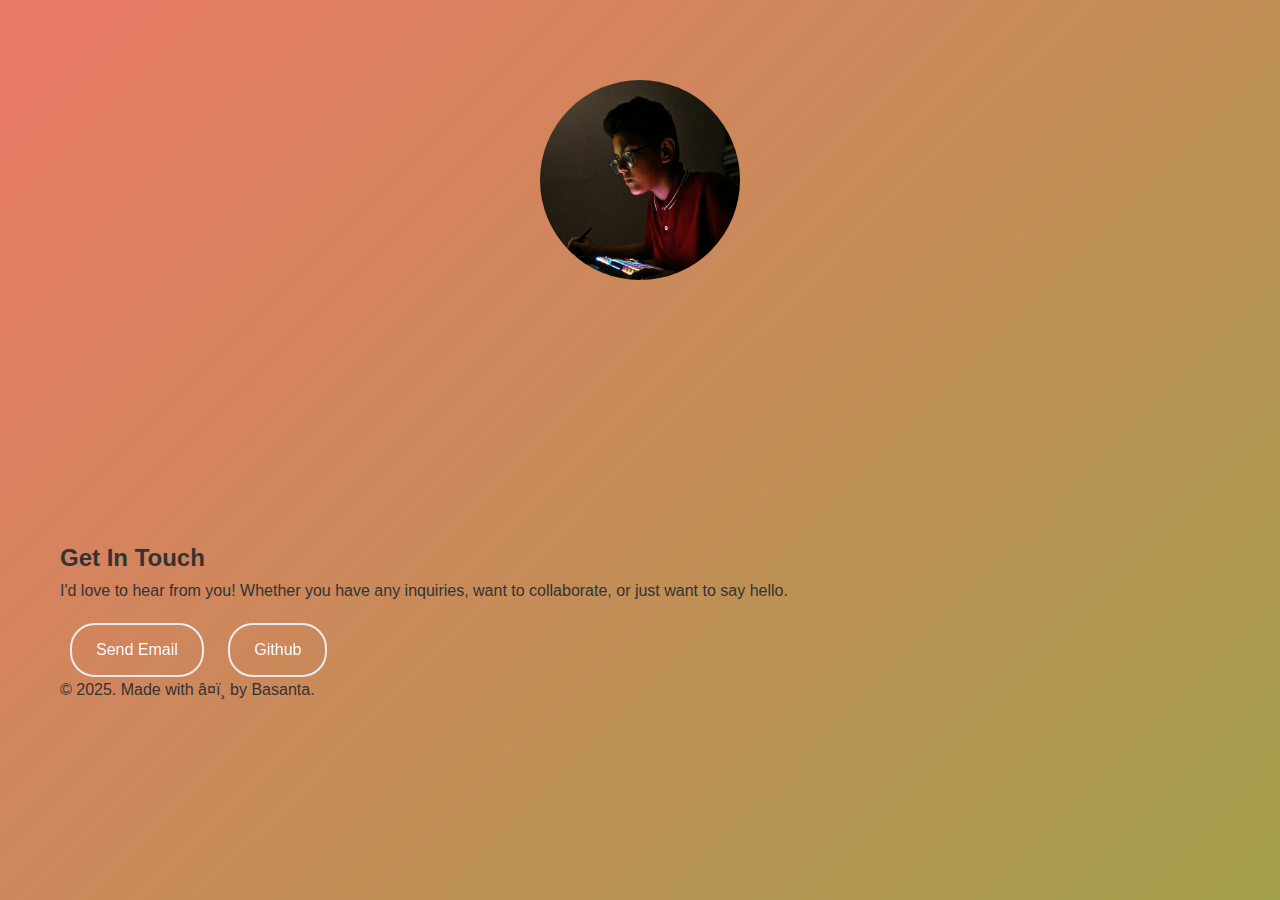
<file: index.html>
<!DOCTYPE html>
<html lang="en">
<head>
    <meta charset="UTF-8">
    <meta name="viewport" content="width=device-width, initial-scale=1.0">
    <title>My Website</title>
    <link rel="stylesheet" href="styles.css">
</head>
<body>
    <div class="container">
        <header>
            <img class="profile-pic" src="./images/pfp.jpg" alt="Loading....">
            <h1>Basanta Bhandari</h1>
            <p class="subtitle">Web Dev & Programmer</p>
            <div class="nav-buttons">
                <a href="about" class="btn">About</a>
                <a href="projects" class="btn">Projects</a>
            </div>
        </header>

        <footer>
            <section id="contact">
                <h2>Get In Touch</h2>
                <p>I'd love to hear from you! Whether you have any inquiries, want to collaborate, or just want to say hello.</p>
                <div style="margin-top: 20px;">
                    <a href="mailto:bhandari.basanta.47@example.com" class="btn" style="color: #fcfcfc; background: transparent; border: 2px solid #ebecf2;">Send Email</a>
                    <a href="https://github.com/basanta-bhandari/ " class="btn" style="color: #fcfcfc; background: transparent; border: 2px solid #ebecf2;">Github</a>
                </div>
            </section>

            <p>&copy; 2025. Made with â¤ï¸ by Basanta.</p>
        </footer>
    </div>
</body>
</html>
</file>
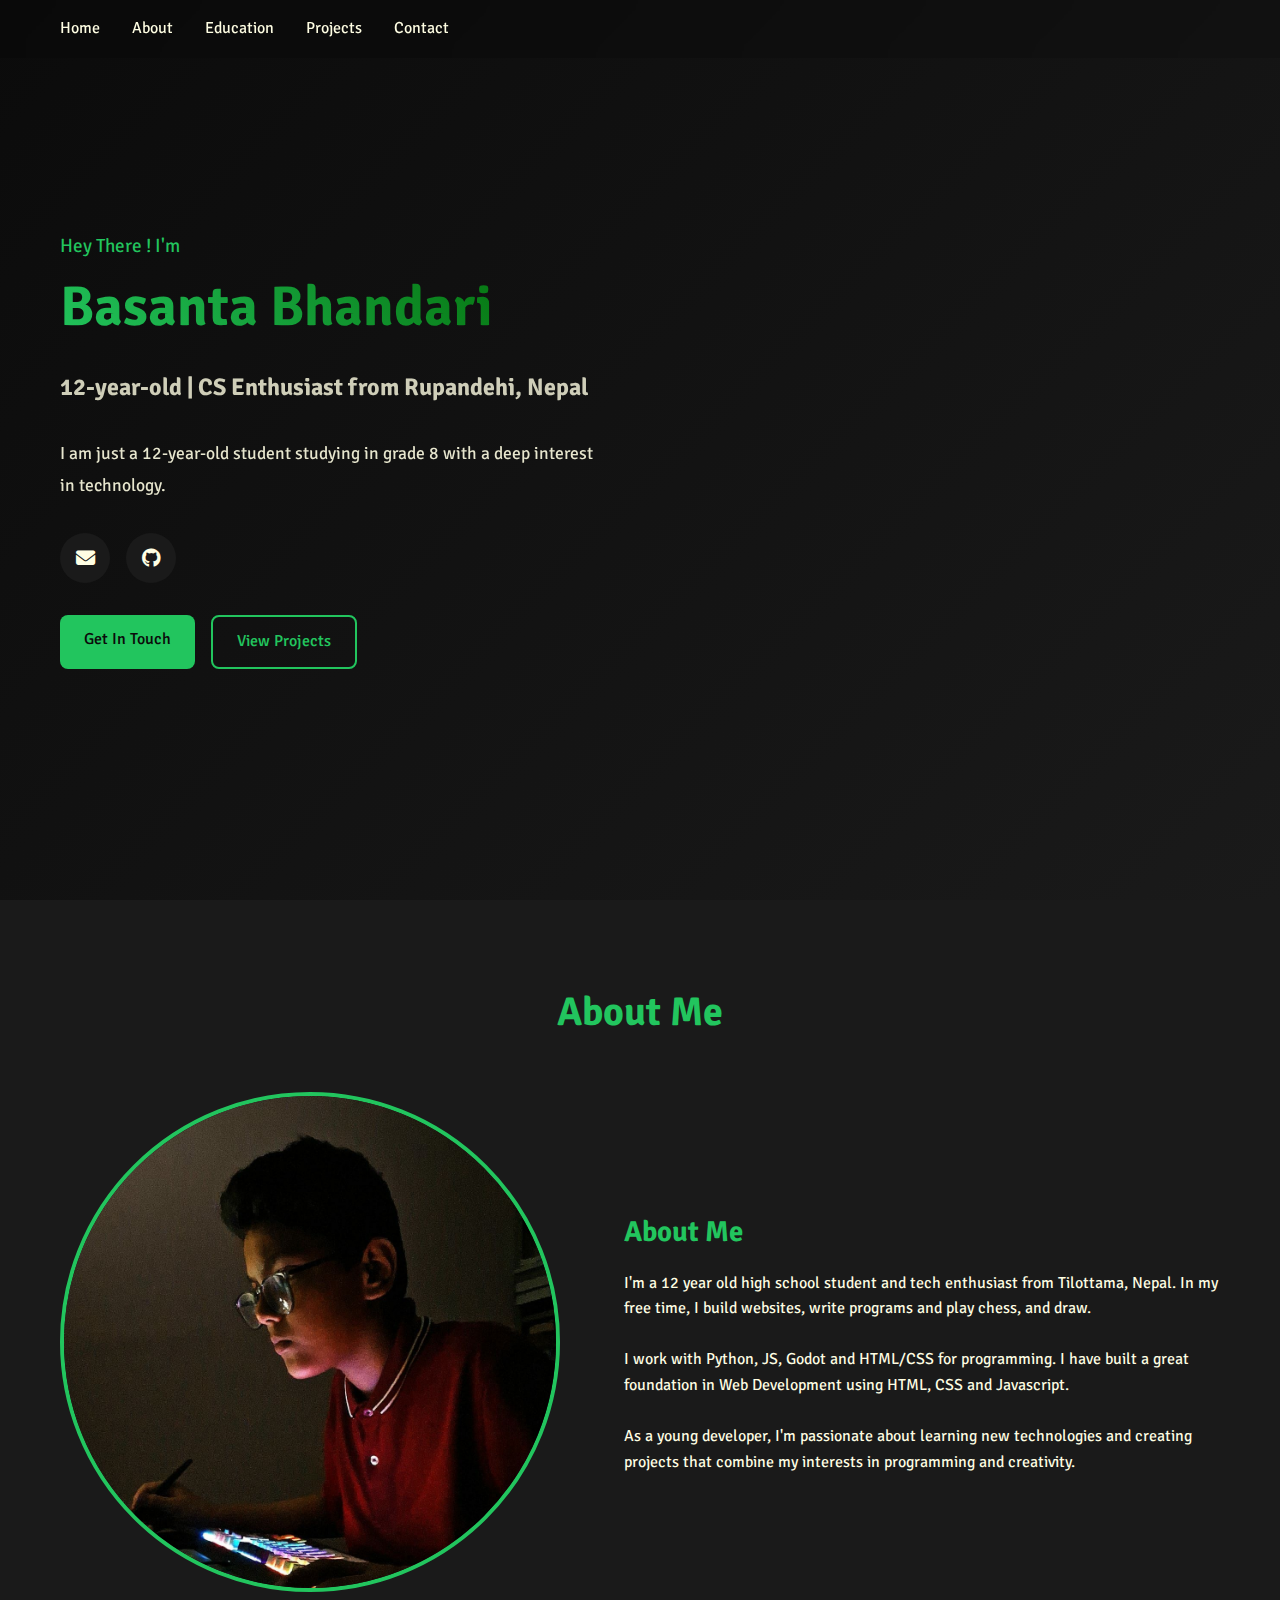
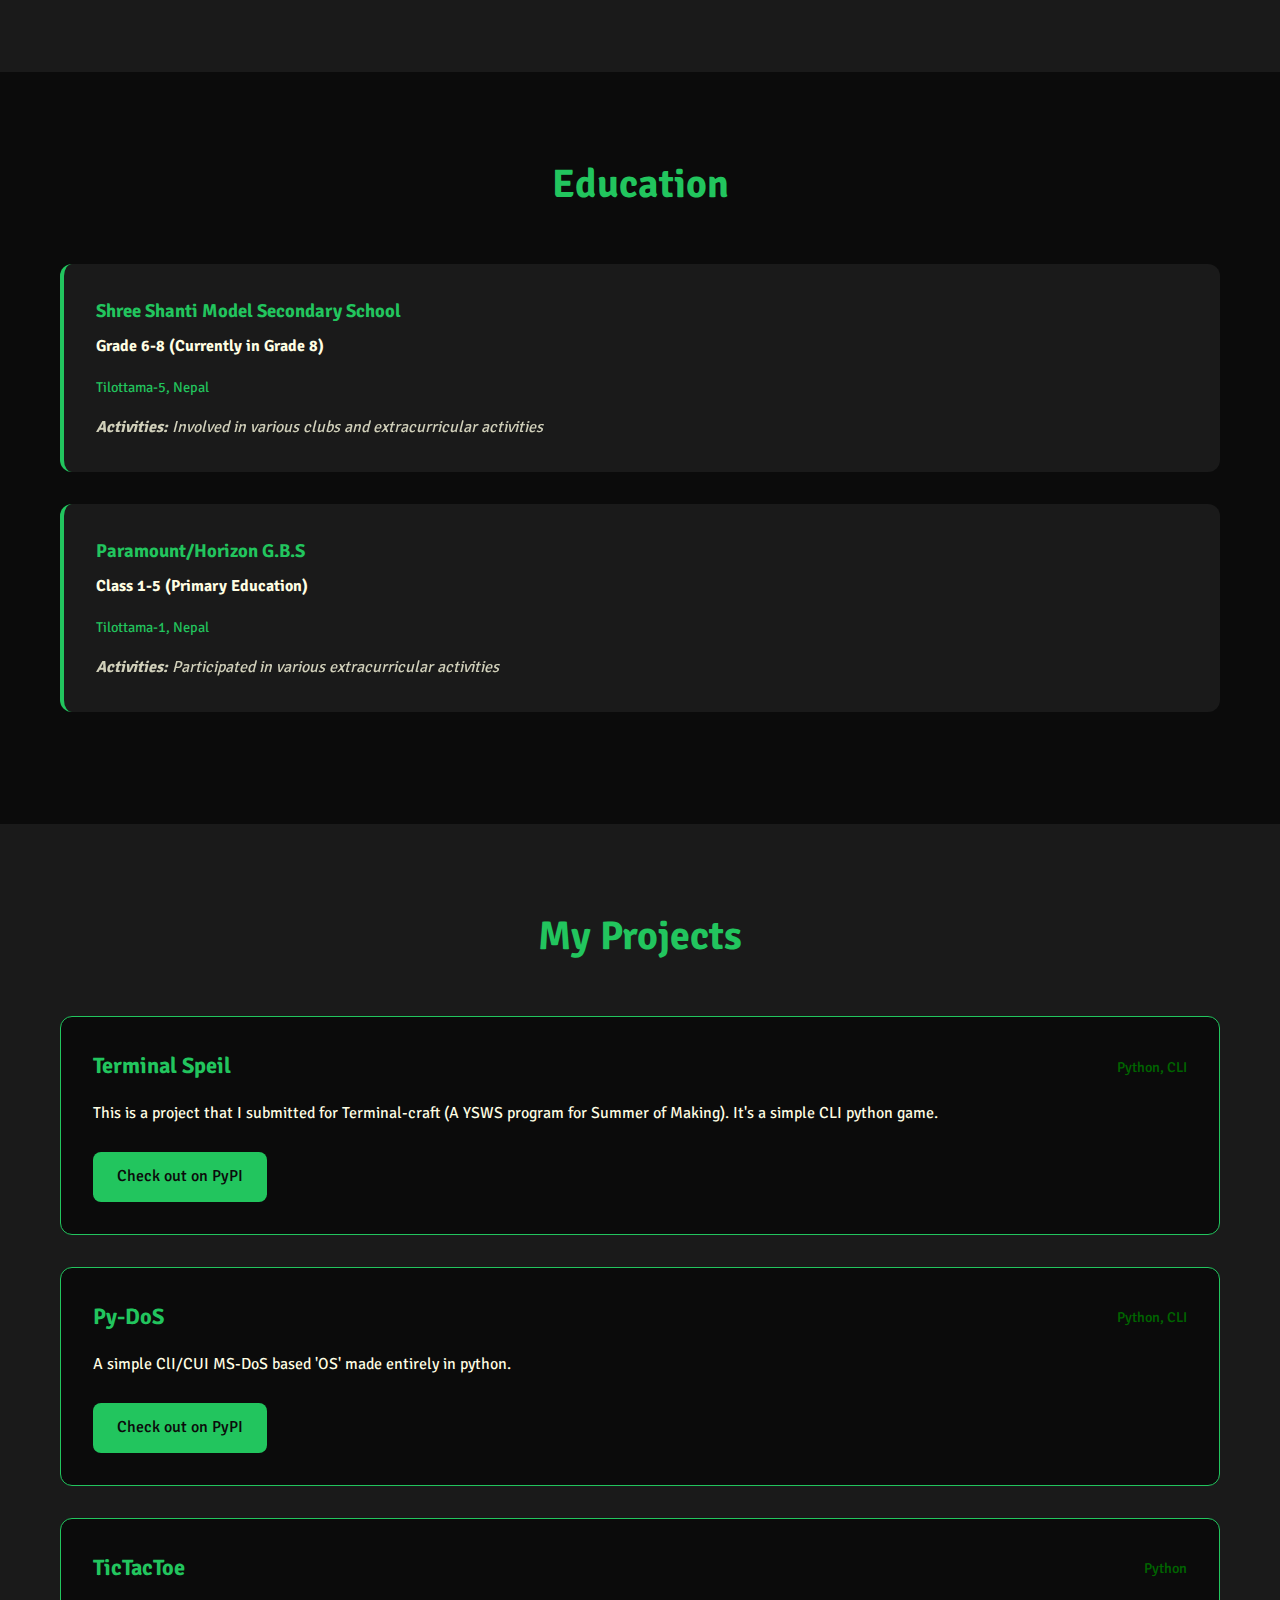
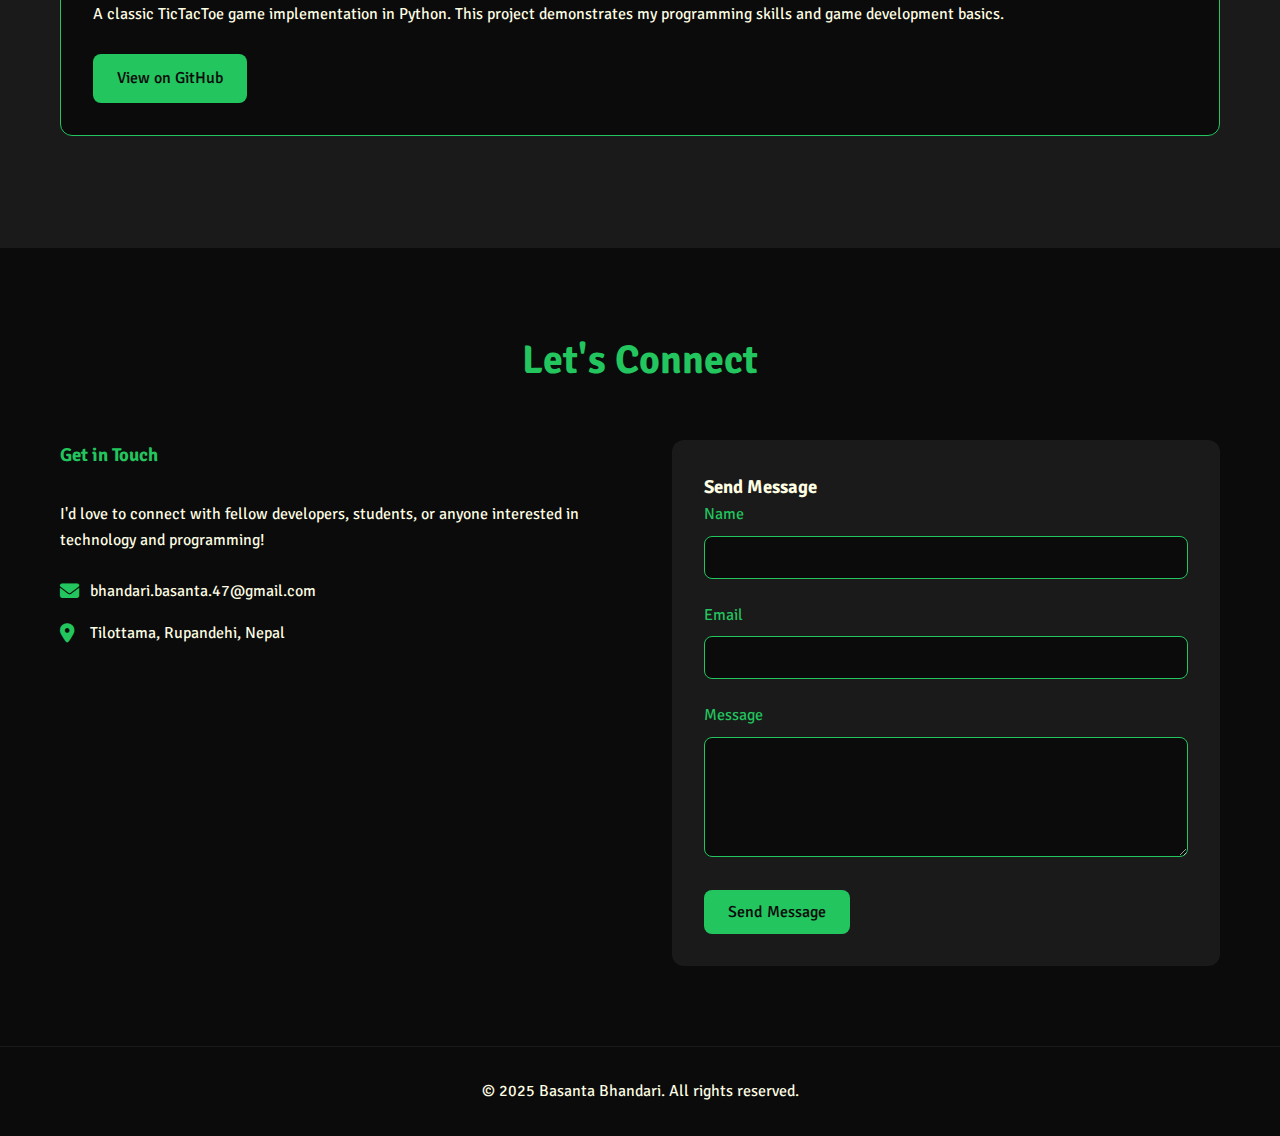
<file: cv/index.html>
<!DOCTYPE html>
<html lang="en" class="dark-theme">
<head>
    <meta charset="UTF-8">
    <meta name="viewport" content="width=device-width, initial-scale=1.0">
    <title>About Me</title>
    <link href="https://fonts.googleapis.com/css2?family=Signika+Negative:wght@300;400;500;600;700&display=swap" rel="stylesheet">
    <link rel="stylesheet" href="https://cdnjs.cloudflare.com/ajax/libs/font-awesome/6.4.0/css/all.min.css">
    <style>
        :root {
            --color-bg: #0b0b0b;
            --color-text: rgb(255, 254, 227);
            --color-primary: rgb(0, 100, 0);
            --color-secondary: #1a1a1a;
            --color-accent: rgb(34, 197, 94);
            --color-minimal: var(--color-accent);
            --color-icons: #ffffff;
            --nav-bg: rgba(0, 0, 0, 0.15);
        }

        * {
            box-sizing: border-box;
            margin: 0;
            padding: 0;
            font-family: "Signika Negative", sans-serif;
            color: var(--color-text);
        }

        body {
            background-color: var(--color-bg);
            line-height: 1.6;
            overflow-x: hidden;
        }

        .container {
            max-width: 1200px;
            margin: 0 auto;
            padding: 0 20px;
        }

        /* Navigation */
        nav {
            position: fixed;
            top: 0;
            width: 100%;
            background: var(--nav-bg);
            backdrop-filter: blur(10px);
            z-index: 1000;
            padding: 1rem 0;
        }

        .nav-container {
            display: flex;
            justify-content: space-between;
            align-items: center;
        }

        

        .desktop-menu {
            display: flex;
            list-style: none;
            gap: 2rem;
        }

        .desktop-menu a {
            text-decoration: none;
            color: var(--color-text);
            transition: color 0.3s ease;
        }

        .desktop-menu a:hover {
            color: var(--color-accent);
        }

        /* Hero Section */
        .hero {
            min-height: 100vh;
            display: flex;
            align-items: center;
            background: linear-gradient(135deg, var(--color-bg) 0%, var(--color-secondary) 100%);
        }

        .hero-content {
            display: grid;
            grid-template-columns: 1fr 1fr;
            gap: 4rem;
            align-items: center;
        }

        .hero-text h1 {
            font-size: 3.5rem;
            font-weight: 700;
            margin-bottom: 1rem;
            background: linear-gradient(45deg, var(--color-accent), var(--color-primary));
            -webkit-background-clip: text;
            -webkit-text-fill-color: transparent;
            background-clip: text;
        }

        .hero-text .hey {
            color: var(--color-accent);
            font-size: 1.2rem;
            font-weight: 400;
        }

        .hero-text h2 {
            font-size: 1.5rem;
            margin-bottom: 2rem;
            color: var(--color-text);
            opacity: 0.8;
        }

        .hero-text p {
            font-size: 1.1rem;
            line-height: 1.8;
            margin-bottom: 2rem;
            opacity: 0.9;
        }

        .social-links {
            display: flex;
            gap: 1rem;
            margin-bottom: 2rem;
        }

        .social-links a {
            display: inline-flex;
            align-items: center;
            justify-content: center;
            width: 50px;
            height: 50px;
            background: var(--color-secondary);
            border-radius: 50%;
            color: var(--color-text);
            font-size: 1.2rem;
            text-decoration: none;
            transition: all 0.3s ease;
        }

        .social-links a:hover {
            background: var(--color-accent);
            transform: translateY(-3px);
        }

        .cta-buttons {
            display: flex;
            gap: 1rem;
        }

        .btn {
            padding: 12px 24px;
            border: none;
            border-radius: 8px;
            font-size: 1rem;
            font-weight: 500;
            cursor: pointer;
            transition: all 0.3s ease;
            text-decoration: none;
            display: inline-block;
        }

        .btn-primary {
            background: var(--color-accent);
            color: var(--color-bg);
        }

        .btn-secondary {
            background: transparent;
            color: var(--color-accent);
            border: 2px solid var(--color-accent);
        }

        .btn:hover {
            transform: translateY(-2px);
        }

        /* About Section */
        .about {
            padding: 5rem 0;
            background: var(--color-secondary);
        }

        .section-title {
            font-size: 2.5rem;
            text-align: center;
            margin-bottom: 3rem;
            color: var(--color-accent);
        }

        .about-content {
            display: grid;
            grid-template-columns: 1fr 2fr;
            gap: 4rem;
            align-items: center;
        }

        .about-image {
            text-align: center;
        }

        .about-image img {
            width: 300px;
            height: 300px;
            border-radius: 50%;
            object-fit: cover;
            border: 4px solid var(--color-accent);
        }

        .about-text h3 {
            font-size: 1.8rem;
            margin-bottom: 1rem;
            color: var(--color-accent);
        }

        /* Education Section */
        .education {
            padding: 5rem 0;
        }

        .education-card {
            background: var(--color-secondary);
            padding: 2rem;
            border-radius: 12px;
            border-left: 4px solid var(--color-accent);
            margin-bottom: 2rem;
        }

        .education-card h3 {
            color: var(--color-accent);
            margin-bottom: 0.5rem;
        }

        .education-card h4 {
            color: var(--color-text);
            margin-bottom: 1rem;
        }

        .education-card .location {
            color: var(--color-accent);
            font-size: 0.9rem;
            margin-bottom: 1rem;
        }

        .courses {
            margin-bottom: 1rem;
        }

        .activities {
            font-style: italic;
            opacity: 0.8;
        }

        /* Projects Section */
        .projects {
            padding: 5rem 0;
            background: var(--color-secondary);
        }

        .project-card {
            background: var(--color-bg);
            padding: 2rem;
            border-radius: 12px;
            margin-bottom: 2rem;
            border: 1px solid var(--color-accent);
        }

        .project-header {
            display: flex;
            justify-content: space-between;
            align-items: center;
            margin-bottom: 1rem;
        }

        .project-header h3 {
            color: var(--color-accent);
            font-size: 1.4rem;
        }

        .tech-stack {
            color: var(--color-primary);
            font-size: 0.9rem;
            font-weight: 500;
        }

        /* Contact Section */
        .contact {
            padding: 5rem 0;
        }

        .contact-content {
            display: grid;
            grid-template-columns: 1fr 1fr;
            gap: 4rem;
        }

        .contact-info h3 {
            color: var(--color-accent);
            margin-bottom: 2rem;
        }

        .contact-item {
            display: flex;
            align-items: center;
            margin-bottom: 1rem;
        }

        .contact-item i {
            color: var(--color-accent);
            width: 30px;
            font-size: 1.2rem;
        }

        .contact-form {
            background: var(--color-secondary);
            padding: 2rem;
            border-radius: 12px;
        }

        .form-group {
            margin-bottom: 1.5rem;
        }

        .form-group label {
            display: block;
            margin-bottom: 0.5rem;
            color: var(--color-accent);
        }

        .form-group input,
        .form-group textarea {
            width: 100%;
            padding: 12px;
            background: var(--color-bg);
            border: 1px solid var(--color-accent);
            border-radius: 8px;
            color: var(--color-text);
        }

        .form-group textarea {
            height: 120px;
            resize: vertical;
        }

        /* Footer */
        .footer {
            background: var(--color-bg);
            padding: 2rem 0;
            text-align: center;
            border-top: 1px solid var(--color-secondary);
        }

        /* Responsive Design */
        @media (max-width: 768px) {
            .hero-content,
            .about-content,
            .contact-content {
                grid-template-columns: 1fr;
                gap: 2rem;
            }

            .hero-text h1 {
                font-size: 2.5rem;
            }

            .desktop-menu {
                display: none;
            }

            .cta-buttons {
                flex-direction: column;
            }
        }

        /* Animations */
        @keyframes fadeInUp {
            from {
                opacity: 0;
                transform: translateY(30px);
            }
            to {
                opacity: 1;
                transform: translateY(0);
            }
        }

        .animate-fade-in {
            animation: fadeInUp 0.8s ease forwards;
        }
    </style>
</head>
<body>
    <!-- Navigation -->
    <nav>
        <div class="container">
            <div class="nav-container">
                <ul class="desktop-menu">
                    <li><a href="#home">Home</a></li>
                    <li><a href="#about">About</a></li>
                    <li><a href="#education">Education</a></li>
                    <li><a href="#projects">Projects</a></li>
                    <li><a href="#contact">Contact</a></li>
                </ul>
            </div>
        </div>
    </nav>

    <!-- Hero Section -->
    <section class="hero" id="home">
        <div class="container">
            <div class="hero-content">
                <div class="hero-text">
                    <span class="hey">Hey There ! I'm</span>
                    <h1>Basanta Bhandari</h1>
                    <h2>12-year-old | CS Enthusiast from Rupandehi, Nepal</h2>
                    <p>I am just a 12-year-old student studying in grade 8 with a deep interest in technology.</p>
                    
                    <div class="social-links">
                        <a href="mailto:bhandari.basanta.47@gmail.com" target="_blank" title="Email">
                            <i class="fas fa-envelope"></i>
                        </a>
                        <a href="https://github.com/basanta-bhandari" target="_blank" title="GitHub">
                            <i class="fab fa-github"></i>
                        </a>
                    </div>

                    <div class="cta-buttons">
                        <a href="#contact" class="btn btn-primary">Get In Touch</a>
                        <a href="#projects" class="btn btn-secondary">View Projects</a>
                    </div>
                </div>
                <div class="hero-image">
                    <!-- Placeholder for profile image -->
                </div>
            </div>
        </div>
    </section>

    <!-- About Section -->
    <section class="about" id="about">
        <div class="container">
            <h2 class="section-title">About Me</h2>
            <div class="about-content">
                <div class="about-image">
                    <img style="width: 500px;
    height: 500px;
    border-radius: 50%;
    display: flex;
    align-items: center;
    justify-content: center;
    margin: 0 auto;" src="../images/pfp.jpg"alt="BB">
                </div>
                <div class="about-text">
                    <h3>About Me</h3>
                    <p>I'm a 12 year old high school student and tech enthusiast from Tilottama, Nepal. In my free time, I build websites, write programs and play chess, and draw.</p>
                    <br>
                    <p>I work with Python, JS, Godot and HTML/CSS for programming. I have built a great foundation in Web Development using HTML, CSS and Javascript.</p>
                    <br>
                    <p>As a young developer, I'm passionate about learning new technologies and creating projects that combine my interests in programming and creativity.</p>
                </div>
            </div>
        </div>
    </section>

    <!-- Education Section -->
    <section class="education" id="education">
        <div class="container">
            <h2 class="section-title">Education</h2>
            
            <div class="education-card">
                <h3>Shree Shanti Model Secondary School</h3>
                <h4>Grade 6-8 (Currently in Grade 8)</h4>
                <div class="location">Tilottama-5, Nepal</div>
                <div class="activities">
                    <strong>Activities:</strong> Involved in various clubs and extracurricular activities
                </div>
            </div>
            
            <div class="education-card">
                <h3>Paramount/Horizon G.B.S</h3>
                <h4>Class 1-5 (Primary Education)</h4>
                <div class="location">Tilottama-1, Nepal</div>
                <div class="activities">
                    <strong>Activities:</strong> Participated in various extracurricular activities
                </div>
            </div>
        </div>
    </section>

    <!-- Projects Section -->
    <section class="projects" id="projects">
        <div class="container">
            <h2 class="section-title">My Projects</h2>
            
            <div class="project-card">
                <div class="project-header">
                    <h3>Terminal Speil</h3>
                    <div class="tech-stack">Python, CLI</div>
                </div>
                <p>This is a project that I submitted for Terminal-craft (A YSWS program for Summer of Making). It's a simple CLI python game.</p>
                <br>
                <a href="https://pypi.org/project/Terminal-Speil-B1/" class="btn btn-primary" target="_blank">Check out on PyPI</a>
            </div>

            <div class="project-card">
                <div class="project-header">
                    <h3>Py-DoS</h3>
                    <div class="tech-stack">Python, CLI</div>
                </div>
                <p>A simple ClI/CUI MS-DoS based 'OS' made entirely in python.</p>
                <br>
                <a href="https://pypi.org/project/Py-DOS-B1/" class="btn btn-primary" target="_blank">Check out on PyPI</a>
            </div>

            <div class="project-card">
                <div class="project-header">
                    <h3>TicTacToe</h3>
                    <div class="tech-stack">Python</div>
                </div>
                <p>A classic TicTacToe game implementation in Python. This project demonstrates my programming skills and game development basics.</p>
                <br>
                <a href="https://github.com/basanta-bhandari/TicTacToe" class="btn btn-primary" target="_blank">View on GitHub</a>
            </div>
        </div>
    </section>

    <!-- Contact Section -->
    <section class="contact" id="contact">
        <div class="container">
            <h2 class="section-title">Let's Connect</h2>
            
            <div class="contact-content">
                <div class="contact-info">
                    <h3>Get in Touch</h3>
                    <p>I'd love to connect with fellow developers, students, or anyone interested in technology and programming!</p>
                    <br>
                    
                    <div class="contact-item">
                        <i class="fas fa-envelope"></i>
                        <span>bhandari.basanta.47@gmail.com</span>
                    </div>
                    
                    <div class="contact-item">
                        <i class="fas fa-map-marker-alt"></i>
                        <span>Tilottama, Rupandehi, Nepal</span>
                    </div>
                </div>

                <form class="contact-form">
                    <h3>Send Message</h3>
                    
                    <div class="form-group">
                        <label for="name">Name</label>
                        <input type="text" id="name" name="name" required>
                    </div>
                    
                    <div class="form-group">
                        <label for="email">Email</label>
                        <input type="email" id="email" name="email" required>
                    </div>
                    
                    <div class="form-group">
                        <label for="message">Message</label>
                        <textarea id="message" name="message" required></textarea>
                    </div>
                    
                    <button type="submit" class="btn btn-primary">Send Message</button>
                </form>
            </div>
        </div>
    </section>

    <!-- Footer -->
    <footer class="footer">
        <div class="container">
            <p>&copy; 2025 Basanta Bhandari. All rights reserved.</p>
        </div>
    </footer>

    <script>
        // Smooth scrolling for navigation links
        document.querySelectorAll('a[href^="#"]').forEach(anchor => {
            anchor.addEventListener('click', function (e) {
                e.preventDefault();
                const target = document.querySelector(this.getAttribute('href'));
                if (target) {
                    target.scrollIntoView({
                        behavior: 'smooth',
                        block: 'start'
                    });
                }
            });
        });

        // Form submission handler
        document.querySelector('.contact-form').addEventListener('submit', function(e) {
            e.preventDefault();
            alert('Thank you for your message! I will get back to you soon.');
            this.reset();
        });

        // Add animation classes on scroll
        const observerOptions = {
            threshold: 0.1,
            rootMargin: '0px 0px -50px 0px'
        };

        const observer = new IntersectionObserver(function(entries) {
            entries.forEach(entry => {
                if (entry.isIntersecting) {
                    entry.target.classList.add('animate-fade-in');
                }
            });
        }, observerOptions);

        // Observe all sections
        document.querySelectorAll('section').forEach(section => {
            observer.observe(section);
        });
    </script>
</body>
</html>
</file>
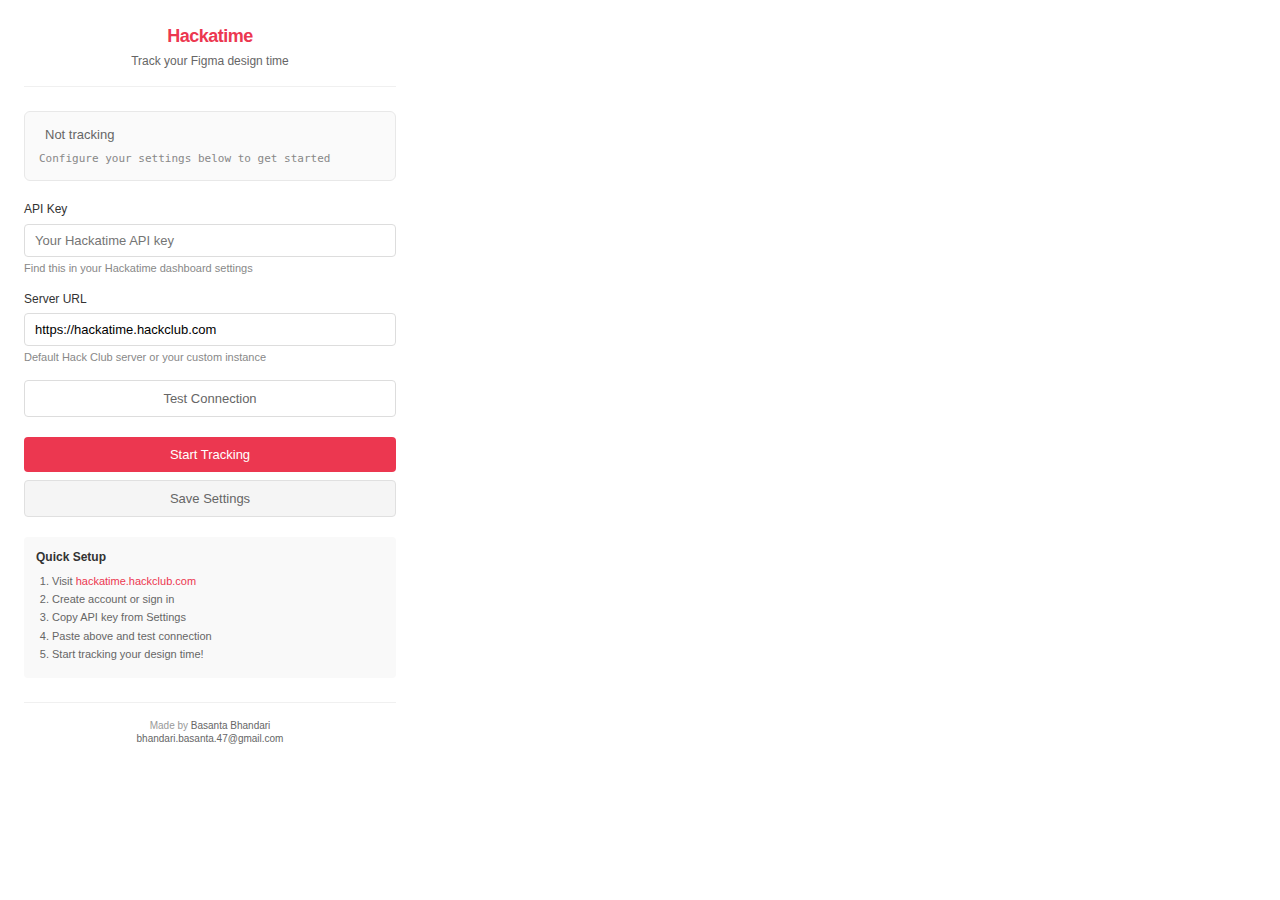
<file: hackatime/index.html>
<!DOCTYPE html>
<html>
<head>
  <meta charset="utf-8">
  <title>Hackatime for Figma</title>
  <style>
    * {
      box-sizing: border-box;
      margin: 0;
      padding: 0;
    }

    body {
      font-family: 'Inter', -apple-system, BlinkMacSystemFont, sans-serif;
      background: #ffffff;
      color: #1a1a1a;
      font-size: 14px;
      line-height: 1.4;
      -webkit-font-smoothing: antialiased;
    }

    .plugin-container {
      width: 420px;
      min-height: 480px;
      padding: 24px;
    }

    .header {
      text-align: center;
      margin-bottom: 24px;
      border-bottom: 1px solid #f0f0f0;
      padding-bottom: 16px;
    }

    .logo {
      font-size: 18px;
      font-weight: 700;
      color: #ec3750;
      margin-bottom: 4px;
      letter-spacing: -0.5px;
    }

    .tagline {
      color: #666;
      font-size: 12px;
      font-weight: 400;
    }

    .status-card {
      background: #fafafa;
      border: 1px solid #e8e8e8;
      border-radius: 6px;
      padding: 14px;
      margin-bottom: 20px;
      transition: all 0.2s ease;
    }

    .status-card.tracking {
      background: #f0f9f4;
      border-color: #22c55e;
    }

    .status-header {
      display: flex;
      align-items: center;
      justify-content: space-between;
      margin-bottom: 8px;
    }

    .status-label {
      font-size: 13px;
      font-weight: 500;
      color: #666;
    }

    .status-label.active {
      color: #16a34a;
    }

    .status-dot {
      width: 6px;
      height: 6px;
      background: #ccc;
      border-radius: 50%;
      margin-right: 6px;
    }

    .status-dot.active {
      background: #22c55e;
      animation: pulse 2s infinite;
    }

    @keyframes pulse {
      0%, 100% { opacity: 1; }
      50% { opacity: 0.6; }
    }

    .activity-text {
      font-size: 11px;
      color: #888;
      font-family: 'SF Mono', Monaco, monospace;
      line-height: 1.3;
    }

    .form-section {
      margin-bottom: 20px;
    }

    .field-group {
      margin-bottom: 14px;
    }

    .field-label {
      display: block;
      font-size: 12px;
      font-weight: 500;
      color: #333;
      margin-bottom: 6px;
    }

    .field-input {
      width: 100%;
      padding: 8px 10px;
      border: 1px solid #ddd;
      border-radius: 4px;
      font-size: 13px;
      background: white;
      transition: border-color 0.15s ease;
    }

    .field-input:focus {
      outline: none;
      border-color: #ec3750;
      box-shadow: 0 0 0 2px rgba(236, 55, 80, 0.1);
    }

    .field-input.valid {
      border-color: #22c55e;
    }

    .field-input.invalid {
      border-color: #ef4444;
    }

    .field-help {
      font-size: 11px;
      color: #888;
      margin-top: 4px;
    }

    .field-error {
      font-size: 11px;
      color: #ef4444;
      margin-top: 4px;
    }

    .field-success {
      font-size: 11px;
      color: #22c55e;
      margin-top: 4px;
    }

    .btn {
      width: 100%;
      padding: 10px 14px;
      border: none;
      border-radius: 4px;
      font-size: 13px;
      font-weight: 500;
      cursor: pointer;
      transition: all 0.15s ease;
      margin-bottom: 8px;
      display: flex;
      align-items: center;
      justify-content: center;
      gap: 6px;
    }

    .btn:disabled {
      opacity: 0.5;
      cursor: not-allowed;
    }

    .btn-primary {
      background: #ec3750;
      color: white;
    }

    .btn-primary:hover:not(:disabled) {
      background: #d63447;
    }

    .btn-secondary {
      background: #f5f5f5;
      color: #666;
      border: 1px solid #e0e0e0;
    }

    .btn-secondary:hover:not(:disabled) {
      background: #eeeeee;
      border-color: #d0d0d0;
    }

    .btn-outline {
      background: transparent;
      color: #666;
      border: 1px solid #ddd;
    }

    .btn-outline:hover:not(:disabled) {
      border-color: #ccc;
      background: #fafafa;
    }

    .notification {
      padding: 10px 12px;
      border-radius: 4px;
      margin-bottom: 16px;
      font-size: 12px;
      display: none;
    }

    .notification.success {
      background: #f0f9f4;
      color: #16a34a;
      border: 1px solid #dcfce7;
    }

    .notification.error {
      background: #fef2f2;
      color: #dc2626;
      border: 1px solid #fecaca;
    }

    .notification.info {
      background: #f0f9ff;
      color: #2563eb;
      border: 1px solid #dbeafe;
    }

    .controls-section {
      margin-bottom: 20px;
    }

    .help-section {
      background: #f9f9f9;
      border-radius: 4px;
      padding: 12px;
      margin-top: 20px;
    }

    .help-title {
      font-size: 12px;
      font-weight: 600;
      color: #333;
      margin-bottom: 8px;
    }

    .help-steps {
      font-size: 11px;
      color: #666;
      line-height: 1.4;
    }

    .help-steps ol {
      padding-left: 16px;
      margin: 0;
    }

    .help-steps li {
      margin-bottom: 3px;
    }

    .help-link {
      color: #ec3750;
      text-decoration: none;
    }

    .help-link:hover {
      text-decoration: underline;
    }

    .spinner {
      display: inline-block;
      width: 12px;
      height: 12px;
      border: 2px solid rgba(255,255,255,0.3);
      border-radius: 50%;
      border-top-color: white;
      animation: spin 1s ease-in-out infinite;
    }

    @keyframes spin {
      to { transform: rotate(360deg); }
    }

    .footer {
      margin-top: 24px;
      padding-top: 16px;
      border-top: 1px solid #f0f0f0;
      text-align: center;
    }

    .footer-text {
      font-size: 10px;
      color: #999;
      line-height: 1.3;
    }

    .footer-link {
      color: #666;
      text-decoration: none;
    }

    .footer-link:hover {
      color: #ec3750;
    }

    .hidden {
      display: none !important;
    }

    /* Compact mode for smaller plugin window */
    @media (max-height: 500px) {
      .plugin-container { padding: 16px; }
      .header { margin-bottom: 16px; }
      .form-section, .controls-section { margin-bottom: 16px; }
      .help-section { margin-top: 16px; }
    }
  </style>
</head>
<body>
  <div class="plugin-container">
    <div class="header">
      <div class="logo">Hackatime</div>
      <div class="tagline">Track your Figma design time</div>
    </div>

    <div id="notification" class="notification"></div>

    <div class="status-card" id="statusCard">
      <div class="status-header">
        <div class="status-label" id="statusLabel">
          <span class="status-dot" id="statusDot"></span>
          Not tracking
        </div>
      </div>
      <div class="activity-text" id="activityText">
        Configure your settings below to get started
      </div>
    </div>

    <div class="form-section">
      <div class="field-group">
        <label class="field-label" for="apiKey">API Key</label>
        <input type="text" 
               id="apiKey" 
               class="field-input" 
               placeholder="Your Hackatime API key"
               autocomplete="off">
        <div class="field-help" id="apiKeyHelp">
          Find this in your Hackatime dashboard settings
        </div>
      </div>

      <div class="field-group">
        <label class="field-label" for="serverUrl">Server URL</label>
        <input type="text" 
               id="serverUrl" 
               class="field-input" 
               value="https://hackatime.hackclub.com"
               placeholder="https://hackatime.hackclub.com">
        <div class="field-help" id="serverUrlHelp">
          Default Hack Club server or your custom instance
        </div>
      </div>

      <button class="btn btn-outline" id="testBtn" onclick="testConnection()">
        Test Connection
      </button>
    </div>

    <div class="controls-section">
      <button class="btn btn-primary" id="startBtn" onclick="startTracking()">
        Start Tracking
      </button>
      
      <button class="btn btn-secondary hidden" id="stopBtn" onclick="stopTracking()">
        Stop Tracking
      </button>

      <button class="btn btn-secondary" onclick="saveSettings()">
        Save Settings
      </button>
    </div>

    <div class="help-section">
      <div class="help-title">Quick Setup</div>
      <div class="help-steps">
        <ol>
          <li>Visit <a href="https://hackatime.hackclub.com" target="_blank" class="help-link">hackatime.hackclub.com</a></li>
          <li>Create account or sign in</li>
          <li>Copy API key from Settings</li>
          <li>Paste above and test connection</li>
          <li>Start tracking your design time!</li>
        </ol>
      </div>
    </div>

    <div class="footer">
      <div class="footer-text">
        Made by <a href="https://github.com/basanta-bhandari" target="_blank" class="footer-link">Basanta Bhandari</a><br>
        <a href="mailto:bhandari.basanta.47@gmail.com" class="footer-link">bhandari.basanta.47@gmail.com</a>
      </div>
    </div>
  </div>

 <script>
    let isTracking = false;
    let currentSettings = { apiKey: '', serverUrl: 'https://hackatime.hackclub.com' };

    // Initialize
    window.onload = function() {
      parent.postMessage({ pluginMessage: { type: 'get-settings' } }, '*');
      
      // Live validation
      document.getElementById('apiKey').addEventListener('input', validateApiKey);
      document.getElementById('serverUrl').addEventListener('input', validateServerUrl);
    };

    // Handle plugin messages
    window.onmessage = (event) => {
      const msg = event.data.pluginMessage;
      
      switch (msg.type) {
        case 'settings-loaded':
          currentSettings = msg.settings;
          document.getElementById('apiKey').value = msg.settings.apiKey || '';
          document.getElementById('serverUrl').value = msg.settings.serverUrl || 'https://hackatime.hackclub.com';
          validateForm();
          break;

        case 'testing-connection':
          setButtonLoading('testBtn', true, 'Testing...');
          showNotification('Testing connection...', 'info');
          break;

        case 'connection-tested':
          setButtonLoading('testBtn', false, 'Test Connection');
          if (msg.success) {
            showNotification(msg.message || 'Connection successful!', 'success');
            setFieldState('apiKey', 'valid');
            setFieldState('serverUrl', 'valid');
          } else {
            showNotification(msg.message || 'Connection failed', 'error');
            setFieldState('apiKey', 'invalid');
          }
          break;

        case 'tracking-started':
          isTracking = true;
          updateTrackingUI(true);
          setButtonLoading('startBtn', false, 'Start Tracking');
          showNotification('Tracking started!', 'success');
          break;

        case 'tracking-stopped':
          isTracking = false;
          updateTrackingUI(false);
          showNotification('Tracking stopped', 'info');
          break;

        case 'settings-saved':
          showNotification('Settings saved', 'success');
          break;

        case 'heartbeat-sent':
          updateActivity(msg.message, msg.category);
          break;

        case 'heartbeat-error':
          updateActivity('Error: ' + msg.message, 'error');
          break;

        case 'error':
          showNotification(msg.message, 'error');
          setButtonLoading('startBtn', false, 'Start Tracking');
          setButtonLoading('testBtn', false, 'Test Connection');
          break;
      }
    };

    function validateApiKey() {
      const input = document.getElementById('apiKey');
      const value = input.value.trim();
      
      if (!value) {
        setFieldState('apiKey', 'invalid', 'API key is required');
        return false;
      } else if (value.length < 36) {
        setFieldState('apiKey', 'invalid', 'This doesn\'t look like a valid API key');
        return false;
      } else {
        setFieldState('apiKey', 'valid', 'Looks good');
        return true;
      }
    }

    function validateServerUrl() {
      const input = document.getElementById('serverUrl');
      const value = input.value.trim();
      
      if (!value) {
        setFieldState('serverUrl', 'invalid', 'Server URL is required');
        return false;
      }
      
      try {
        new URL(value);
        setFieldState('serverUrl', 'valid', 'Valid URL');
        return true;
      } catch {
        setFieldState('serverUrl', 'invalid', 'Invalid URL format');
        return false;
      }
    }

    function validateForm() {
      return validateApiKey() && validateServerUrl();
    }

    function setFieldState(fieldId, state, message = '') {
      const input = document.getElementById(fieldId);
      const help = document.getElementById(fieldId + 'Help');
      
      input.classList.remove('valid', 'invalid');
      
      if (state === 'valid') {
        input.classList.add('valid');
        help.textContent = message || help.textContent;
        help.className = 'field-success';
      } else if (state === 'invalid') {
        input.classList.add('invalid');
        help.textContent = message;
        help.className = 'field-error';
      } else {
        help.className = 'field-help';
      }
    }

    function setButtonLoading(btnId, loading, text) {
      const btn = document.getElementById(btnId);
      btn.disabled = loading;
      
      if (loading) {
        btn.innerHTML = `<span class="spinner"></span>${text}`;
      } else {
        btn.textContent = text;
      }
    }

    function showNotification(message, type) {
      const notification = document.getElementById('notification');
      notification.className = `notification ${type}`;
      notification.textContent = message;
      notification.style.display = 'block';
      
      setTimeout(() => {
        notification.style.display = 'none';
      }, 4000);
    }

    function updateTrackingUI(tracking) {
      const card = document.getElementById('statusCard');
      const label = document.getElementById('statusLabel');
      const dot = document.getElementById('statusDot');
      const startBtn = document.getElementById('startBtn');
      const stopBtn = document.getElementById('stopBtn');
      
      if (tracking) {
        card.className = 'status-card tracking';
        label.className = 'status-label active';
        label.innerHTML = '<span class="status-dot active" id="statusDot"></span>Tracking active';
        startBtn.classList.add('hidden');
        stopBtn.classList.remove('hidden');
      } else {
        card.className = 'status-card';
        label.className = 'status-label';
        label.innerHTML = '<span class="status-dot" id="statusDot"></span>Not tracking';
        startBtn.classList.remove('hidden');
        stopBtn.classList.add('hidden');
      }
    }

    function updateActivity(message, category) {
      const activity = document.getElementById('activityText');
      const timestamp = new Date().toLocaleTimeString([], {hour: '2-digit', minute:'2-digit'});
      
      let prefix = '';
      if (category === 'building') prefix = 'editing';
      else if (category === 'debugging') prefix = 'navigating';
      else if (category === 'designing') prefix = 'active';
      else prefix = 'activity';
      
      activity.textContent = `${timestamp} - ${prefix}: ${message}`;
    }

    // Plugin actions
    function testConnection() {
      if (!validateForm()) {
        showNotification('Please fix the errors above', 'error');
        return;
      }
      
      const settings = {
        apiKey: document.getElementById('apiKey').value.trim(),
        serverUrl: document.getElementById('serverUrl').value.trim()
      };
      
      parent.postMessage({ 
        pluginMessage: { 
          type: 'test-connection', 
          settings: settings 
        } 
      }, '*');
    }

    function startTracking() {
      if (!validateForm()) {
        showNotification('Please configure your settings first', 'error');
        return;
      }
      
      setButtonLoading('startBtn', true, 'Starting...');
      
      const settings = {
        apiKey: document.getElementById('apiKey').value.trim(),
        serverUrl: document.getElementById('serverUrl').value.trim()
      };
      
      parent.postMessage({ 
        pluginMessage: { 
          type: 'start-tracking', 
          settings: settings 
        } 
      }, '*');
    }

    function stopTracking() {
      parent.postMessage({ pluginMessage: { type: 'stop-tracking' } }, '*');
    }

    function saveSettings() {
      if (!validateForm()) {
        showNotification('Please fix the errors first', 'error');
        return;
      }
      
      const settings = {
        apiKey: document.getElementById('apiKey').value.trim(),
        serverUrl: document.getElementById('serverUrl').value.trim()
      };
      
      parent.postMessage({ 
        pluginMessage: { 
          type: 'save-settings', 
          settings: settings 
        } 
      }, '*');
    }
  </script>
</body>
</html>
</file>
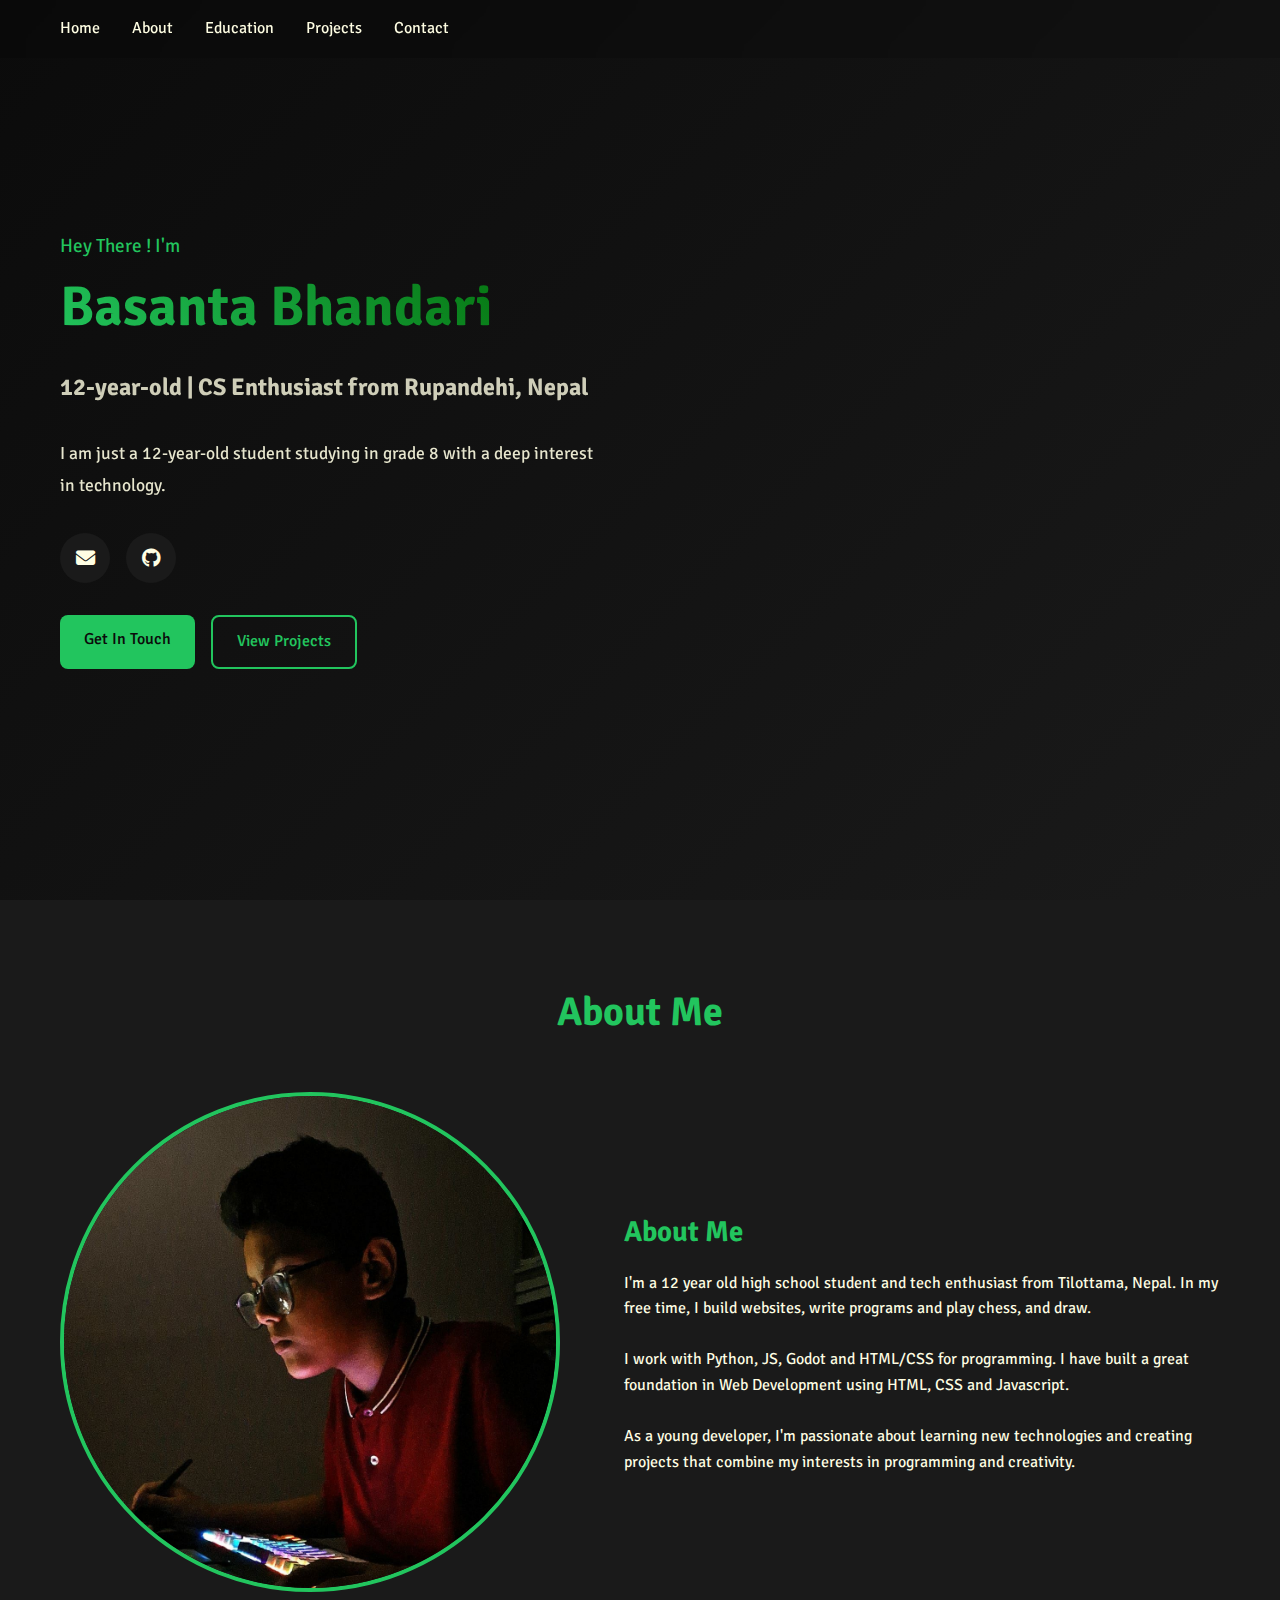
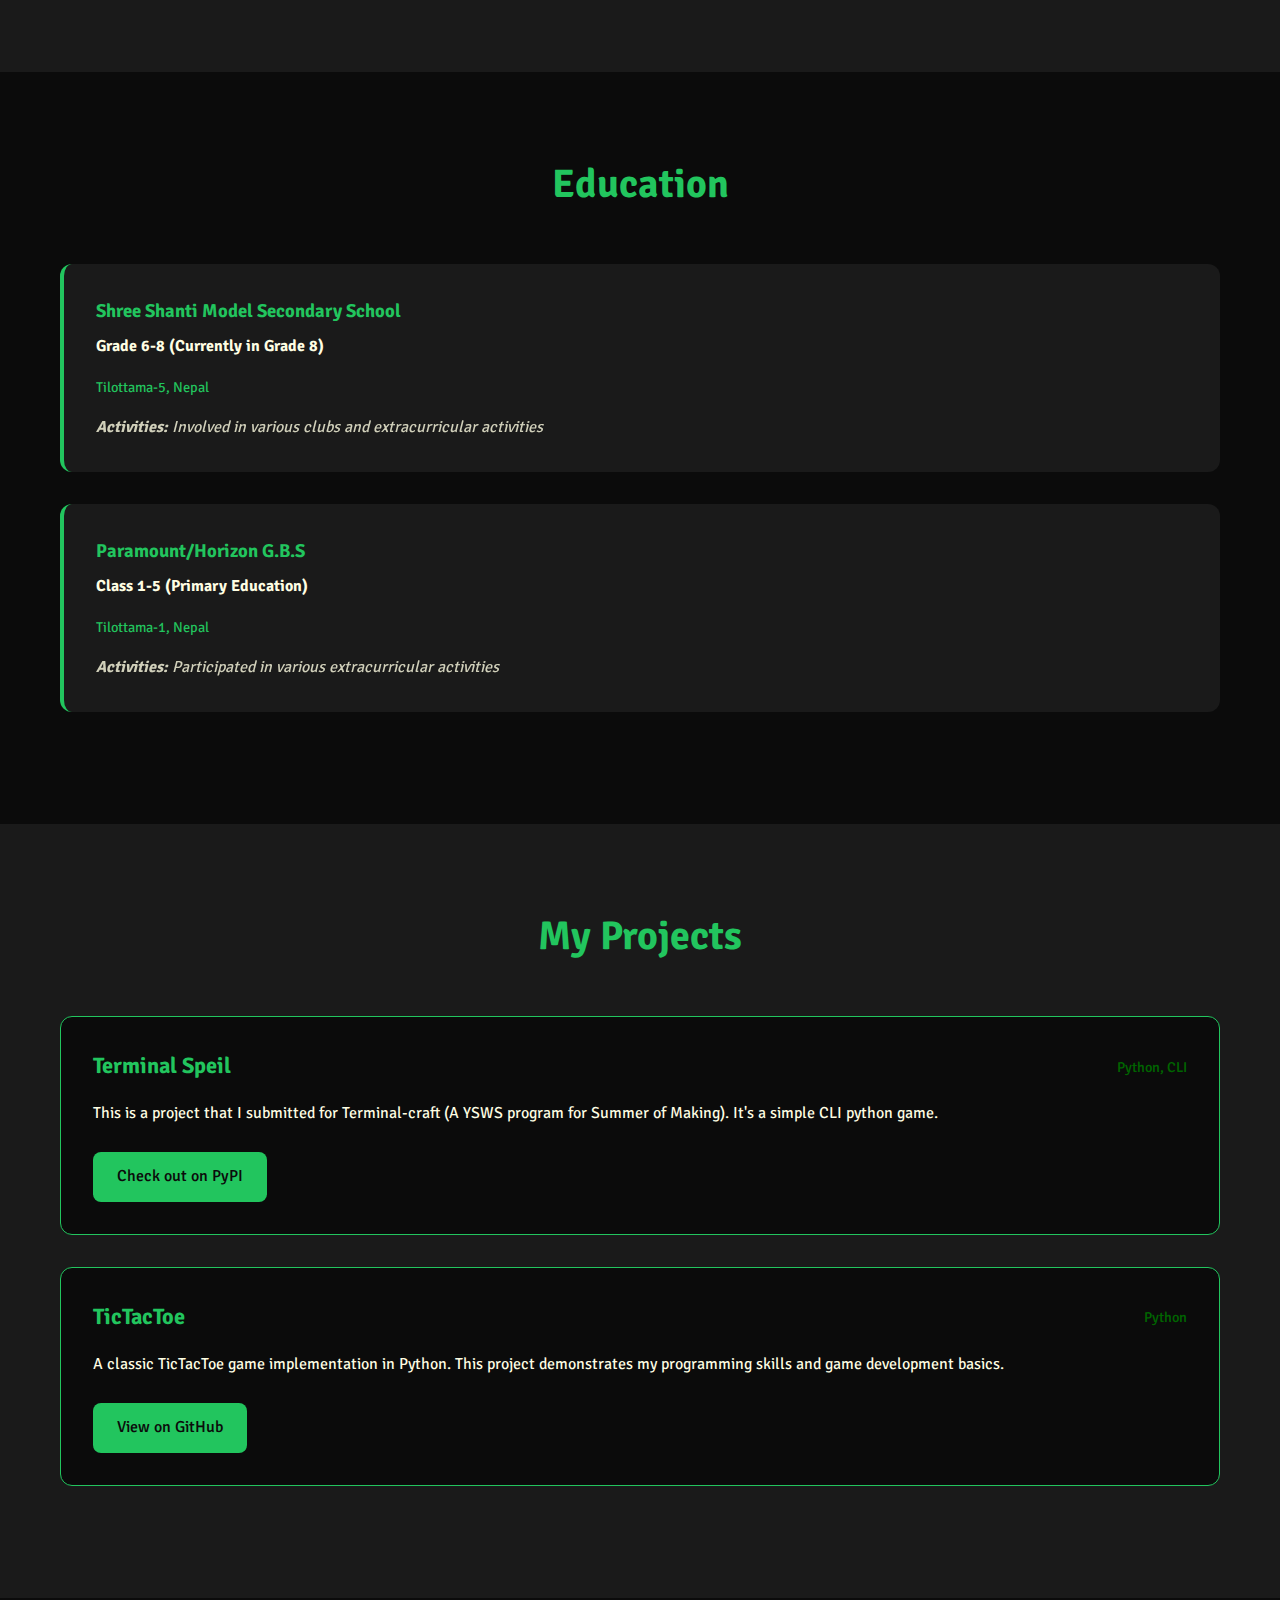
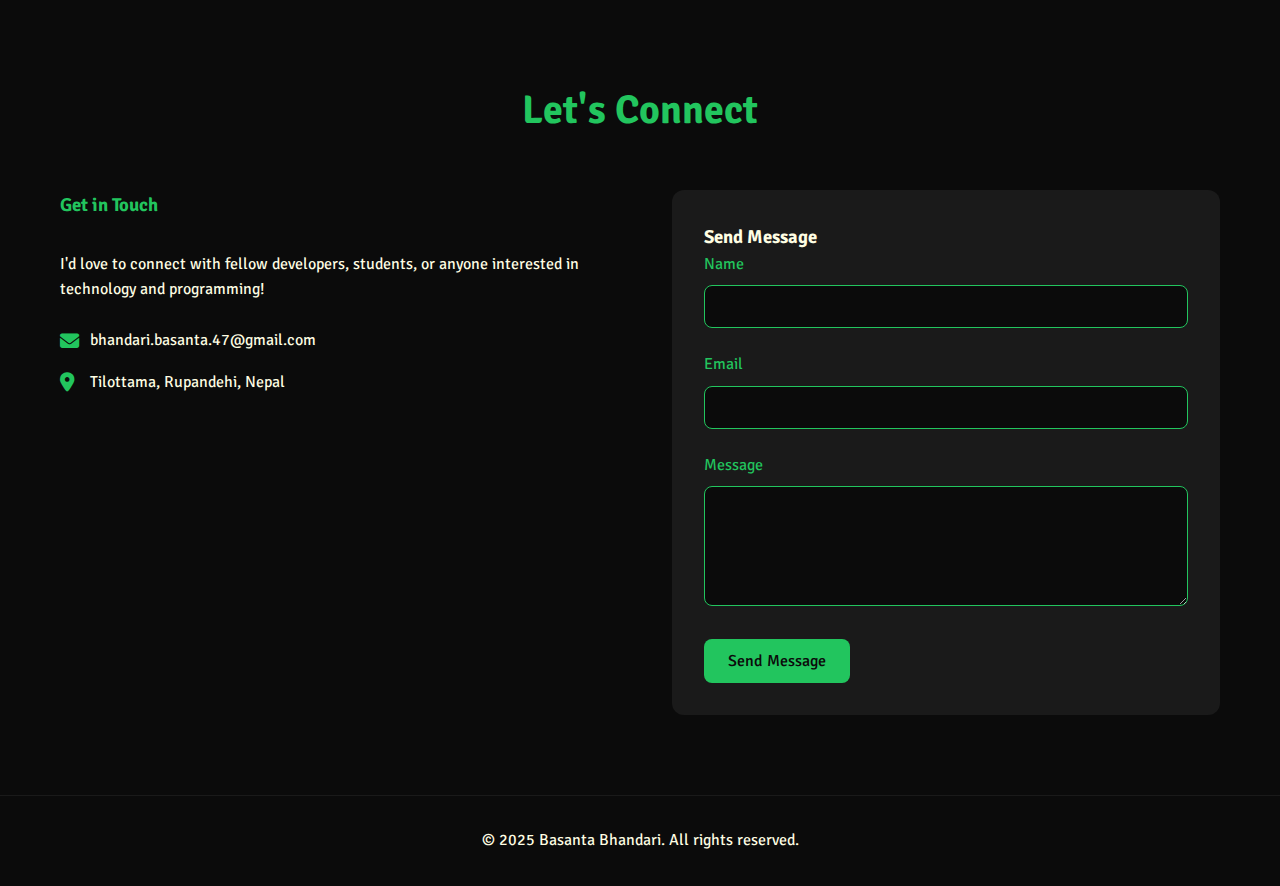
<file: ht/index.html>
<!DOCTYPE html>
<html lang="en" class="dark-theme">
<head>
    <meta charset="UTF-8">
    <meta name="viewport" content="width=device-width, initial-scale=1.0">
    <title>About Me</title>
    <link href="https://fonts.googleapis.com/css2?family=Signika+Negative:wght@300;400;500;600;700&display=swap" rel="stylesheet">
    <link rel="stylesheet" href="https://cdnjs.cloudflare.com/ajax/libs/font-awesome/6.4.0/css/all.min.css">
    <style>
        :root {
            --color-bg: #0b0b0b;
            --color-text: rgb(255, 254, 227);
            --color-primary: rgb(0, 100, 0);
            --color-secondary: #1a1a1a;
            --color-accent: rgb(34, 197, 94);
            --color-minimal: var(--color-accent);
            --color-icons: #ffffff;
            --nav-bg: rgba(0, 0, 0, 0.15);
        }

        * {
            box-sizing: border-box;
            margin: 0;
            padding: 0;
            font-family: "Signika Negative", sans-serif;
            color: var(--color-text);
        }

        body {
            background-color: var(--color-bg);
            line-height: 1.6;
            overflow-x: hidden;
        }

        .container {
            max-width: 1200px;
            margin: 0 auto;
            padding: 0 20px;
        }

        /* Navigation */
        nav {
            position: fixed;
            top: 0;
            width: 100%;
            background: var(--nav-bg);
            backdrop-filter: blur(10px);
            z-index: 1000;
            padding: 1rem 0;
        }

        .nav-container {
            display: flex;
            justify-content: space-between;
            align-items: center;
        }

        

        .desktop-menu {
            display: flex;
            list-style: none;
            gap: 2rem;
        }

        .desktop-menu a {
            text-decoration: none;
            color: var(--color-text);
            transition: color 0.3s ease;
        }

        .desktop-menu a:hover {
            color: var(--color-accent);
        }

        /* Hero Section */
        .hero {
            min-height: 100vh;
            display: flex;
            align-items: center;
            background: linear-gradient(135deg, var(--color-bg) 0%, var(--color-secondary) 100%);
        }

        .hero-content {
            display: grid;
            grid-template-columns: 1fr 1fr;
            gap: 4rem;
            align-items: center;
        }

        .hero-text h1 {
            font-size: 3.5rem;
            font-weight: 700;
            margin-bottom: 1rem;
            background: linear-gradient(45deg, var(--color-accent), var(--color-primary));
            -webkit-background-clip: text;
            -webkit-text-fill-color: transparent;
            background-clip: text;
        }

        .hero-text .hey {
            color: var(--color-accent);
            font-size: 1.2rem;
            font-weight: 400;
        }

        .hero-text h2 {
            font-size: 1.5rem;
            margin-bottom: 2rem;
            color: var(--color-text);
            opacity: 0.8;
        }

        .hero-text p {
            font-size: 1.1rem;
            line-height: 1.8;
            margin-bottom: 2rem;
            opacity: 0.9;
        }

        .social-links {
            display: flex;
            gap: 1rem;
            margin-bottom: 2rem;
        }

        .social-links a {
            display: inline-flex;
            align-items: center;
            justify-content: center;
            width: 50px;
            height: 50px;
            background: var(--color-secondary);
            border-radius: 50%;
            color: var(--color-text);
            font-size: 1.2rem;
            text-decoration: none;
            transition: all 0.3s ease;
        }

        .social-links a:hover {
            background: var(--color-accent);
            transform: translateY(-3px);
        }

        .cta-buttons {
            display: flex;
            gap: 1rem;
        }

        .btn {
            padding: 12px 24px;
            border: none;
            border-radius: 8px;
            font-size: 1rem;
            font-weight: 500;
            cursor: pointer;
            transition: all 0.3s ease;
            text-decoration: none;
            display: inline-block;
        }

        .btn-primary {
            background: var(--color-accent);
            color: var(--color-bg);
        }

        .btn-secondary {
            background: transparent;
            color: var(--color-accent);
            border: 2px solid var(--color-accent);
        }

        .btn:hover {
            transform: translateY(-2px);
        }

        /* About Section */
        .about {
            padding: 5rem 0;
            background: var(--color-secondary);
        }

        .section-title {
            font-size: 2.5rem;
            text-align: center;
            margin-bottom: 3rem;
            color: var(--color-accent);
        }

        .about-content {
            display: grid;
            grid-template-columns: 1fr 2fr;
            gap: 4rem;
            align-items: center;
        }

        .about-image {
            text-align: center;
        }

        .about-image img {
            width: 300px;
            height: 300px;
            border-radius: 50%;
            object-fit: cover;
            border: 4px solid var(--color-accent);
        }

        .about-text h3 {
            font-size: 1.8rem;
            margin-bottom: 1rem;
            color: var(--color-accent);
        }

        /* Education Section */
        .education {
            padding: 5rem 0;
        }

        .education-card {
            background: var(--color-secondary);
            padding: 2rem;
            border-radius: 12px;
            border-left: 4px solid var(--color-accent);
            margin-bottom: 2rem;
        }

        .education-card h3 {
            color: var(--color-accent);
            margin-bottom: 0.5rem;
        }

        .education-card h4 {
            color: var(--color-text);
            margin-bottom: 1rem;
        }

        .education-card .location {
            color: var(--color-accent);
            font-size: 0.9rem;
            margin-bottom: 1rem;
        }

        .courses {
            margin-bottom: 1rem;
        }

        .activities {
            font-style: italic;
            opacity: 0.8;
        }

        /* Projects Section */
        .projects {
            padding: 5rem 0;
            background: var(--color-secondary);
        }

        .project-card {
            background: var(--color-bg);
            padding: 2rem;
            border-radius: 12px;
            margin-bottom: 2rem;
            border: 1px solid var(--color-accent);
        }

        .project-header {
            display: flex;
            justify-content: space-between;
            align-items: center;
            margin-bottom: 1rem;
        }

        .project-header h3 {
            color: var(--color-accent);
            font-size: 1.4rem;
        }

        .tech-stack {
            color: var(--color-primary);
            font-size: 0.9rem;
            font-weight: 500;
        }

        /* Contact Section */
        .contact {
            padding: 5rem 0;
        }

        .contact-content {
            display: grid;
            grid-template-columns: 1fr 1fr;
            gap: 4rem;
        }

        .contact-info h3 {
            color: var(--color-accent);
            margin-bottom: 2rem;
        }

        .contact-item {
            display: flex;
            align-items: center;
            margin-bottom: 1rem;
        }

        .contact-item i {
            color: var(--color-accent);
            width: 30px;
            font-size: 1.2rem;
        }

        .contact-form {
            background: var(--color-secondary);
            padding: 2rem;
            border-radius: 12px;
        }

        .form-group {
            margin-bottom: 1.5rem;
        }

        .form-group label {
            display: block;
            margin-bottom: 0.5rem;
            color: var(--color-accent);
        }

        .form-group input,
        .form-group textarea {
            width: 100%;
            padding: 12px;
            background: var(--color-bg);
            border: 1px solid var(--color-accent);
            border-radius: 8px;
            color: var(--color-text);
        }

        .form-group textarea {
            height: 120px;
            resize: vertical;
        }

        /* Footer */
        .footer {
            background: var(--color-bg);
            padding: 2rem 0;
            text-align: center;
            border-top: 1px solid var(--color-secondary);
        }

        /* Responsive Design */
        @media (max-width: 768px) {
            .hero-content,
            .about-content,
            .contact-content {
                grid-template-columns: 1fr;
                gap: 2rem;
            }

            .hero-text h1 {
                font-size: 2.5rem;
            }

            .desktop-menu {
                display: none;
            }

            .cta-buttons {
                flex-direction: column;
            }
        }

        /* Animations */
        @keyframes fadeInUp {
            from {
                opacity: 0;
                transform: translateY(30px);
            }
            to {
                opacity: 1;
                transform: translateY(0);
            }
        }

        .animate-fade-in {
            animation: fadeInUp 0.8s ease forwards;
        }
    </style>
</head>
<body>
    <!-- Navigation -->
    <nav>
        <div class="container">
            <div class="nav-container">
                <ul class="desktop-menu">
                    <li><a href="#home">Home</a></li>
                    <li><a href="#about">About</a></li>
                    <li><a href="#education">Education</a></li>
                    <li><a href="#projects">Projects</a></li>
                    <li><a href="#contact">Contact</a></li>
                </ul>
            </div>
        </div>
    </nav>

    <!-- Hero Section -->
    <section class="hero" id="home">
        <div class="container">
            <div class="hero-content">
                <div class="hero-text">
                    <span class="hey">Hey There ! I'm</span>
                    <h1>Basanta Bhandari</h1>
                    <h2>12-year-old | CS Enthusiast from Rupandehi, Nepal</h2>
                    <p>I am just a 12-year-old student studying in grade 8 with a deep interest in technology.</p>
                    
                    <div class="social-links">
                        <a href="mailto:bhandari.basanta.47@gmail.com" target="_blank" title="Email">
                            <i class="fas fa-envelope"></i>
                        </a>
                        <a href="https://github.com/basanta-bhandari" target="_blank" title="GitHub">
                            <i class="fab fa-github"></i>
                        </a>
                    </div>

                    <div class="cta-buttons">
                        <a href="#contact" class="btn btn-primary">Get In Touch</a>
                        <a href="#projects" class="btn btn-secondary">View Projects</a>
                    </div>
                </div>
                <div class="hero-image">
                    <!-- Placeholder for profile image -->
                </div>
            </div>
        </div>
    </section>

    <!-- About Section -->
    <section class="about" id="about">
        <div class="container">
            <h2 class="section-title">About Me</h2>
            <div class="about-content">
                <div class="about-image">
                    <img style="width: 500px;
    height: 500px;
    border-radius: 50%;
    display: flex;
    align-items: center;
    justify-content: center;
    margin: 0 auto;" src="../images/pfp.jpg"alt="BB">
                </div>
                <div class="about-text">
                    <h3>About Me</h3>
                    <p>I'm a 12 year old high school student and tech enthusiast from Tilottama, Nepal. In my free time, I build websites, write programs and play chess, and draw.</p>
                    <br>
                    <p>I work with Python, JS, Godot and HTML/CSS for programming. I have built a great foundation in Web Development using HTML, CSS and Javascript.</p>
                    <br>
                    <p>As a young developer, I'm passionate about learning new technologies and creating projects that combine my interests in programming and creativity.</p>
                </div>
            </div>
        </div>
    </section>

    <!-- Education Section -->
    <section class="education" id="education">
        <div class="container">
            <h2 class="section-title">Education</h2>
            
            <div class="education-card">
                <h3>Shree Shanti Model Secondary School</h3>
                <h4>Grade 6-8 (Currently in Grade 8)</h4>
                <div class="location">Tilottama-5, Nepal</div>
                <div class="activities">
                    <strong>Activities:</strong> Involved in various clubs and extracurricular activities
                </div>
            </div>
            
            <div class="education-card">
                <h3>Paramount/Horizon G.B.S</h3>
                <h4>Class 1-5 (Primary Education)</h4>
                <div class="location">Tilottama-1, Nepal</div>
                <div class="activities">
                    <strong>Activities:</strong> Participated in various extracurricular activities
                </div>
            </div>
        </div>
    </section>

    <!-- Projects Section -->
    <section class="projects" id="projects">
        <div class="container">
            <h2 class="section-title">My Projects</h2>
            
            <div class="project-card">
                <div class="project-header">
                    <h3>Terminal Speil</h3>
                    <div class="tech-stack">Python, CLI</div>
                </div>
                <p>This is a project that I submitted for Terminal-craft (A YSWS program for Summer of Making). It's a simple CLI python game.</p>
                <br>
                <a href="https://pypi.org/project/Terminal-Speil-B1/" class="btn btn-primary" target="_blank">Check out on PyPI</a>
            </div>

            <div class="project-card">
                <div class="project-header">
                    <h3>TicTacToe</h3>
                    <div class="tech-stack">Python</div>
                </div>
                <p>A classic TicTacToe game implementation in Python. This project demonstrates my programming skills and game development basics.</p>
                <br>
                <a href="https://github.com/basanta-bhandari/TicTacToe" class="btn btn-primary" target="_blank">View on GitHub</a>
            </div>
        </div>
    </section>

    <!-- Contact Section -->
    <section class="contact" id="contact">
        <div class="container">
            <h2 class="section-title">Let's Connect</h2>
            
            <div class="contact-content">
                <div class="contact-info">
                    <h3>Get in Touch</h3>
                    <p>I'd love to connect with fellow developers, students, or anyone interested in technology and programming!</p>
                    <br>
                    
                    <div class="contact-item">
                        <i class="fas fa-envelope"></i>
                        <span>bhandari.basanta.47@gmail.com</span>
                    </div>
                    
                    <div class="contact-item">
                        <i class="fas fa-map-marker-alt"></i>
                        <span>Tilottama, Rupandehi, Nepal</span>
                    </div>
                </div>

                <form class="contact-form">
                    <h3>Send Message</h3>
                    
                    <div class="form-group">
                        <label for="name">Name</label>
                        <input type="text" id="name" name="name" required>
                    </div>
                    
                    <div class="form-group">
                        <label for="email">Email</label>
                        <input type="email" id="email" name="email" required>
                    </div>
                    
                    <div class="form-group">
                        <label for="message">Message</label>
                        <textarea id="message" name="message" required></textarea>
                    </div>
                    
                    <button type="submit" class="btn btn-primary">Send Message</button>
                </form>
            </div>
        </div>
    </section>

    <!-- Footer -->
    <footer class="footer">
        <div class="container">
            <p>&copy; 2025 Basanta Bhandari. All rights reserved.</p>
        </div>
    </footer>

    <script>
        // Smooth scrolling for navigation links
        document.querySelectorAll('a[href^="#"]').forEach(anchor => {
            anchor.addEventListener('click', function (e) {
                e.preventDefault();
                const target = document.querySelector(this.getAttribute('href'));
                if (target) {
                    target.scrollIntoView({
                        behavior: 'smooth',
                        block: 'start'
                    });
                }
            });
        });

        // Form submission handler
        document.querySelector('.contact-form').addEventListener('submit', function(e) {
            e.preventDefault();
            alert('Thank you for your message! I will get back to you soon.');
            this.reset();
        });

        // Add animation classes on scroll
        const observerOptions = {
            threshold: 0.1,
            rootMargin: '0px 0px -50px 0px'
        };

        const observer = new IntersectionObserver(function(entries) {
            entries.forEach(entry => {
                if (entry.isIntersecting) {
                    entry.target.classList.add('animate-fade-in');
                }
            });
        }, observerOptions);

        // Observe all sections
        document.querySelectorAll('section').forEach(section => {
            observer.observe(section);
        });
    </script>
</body>
</html>
</file>
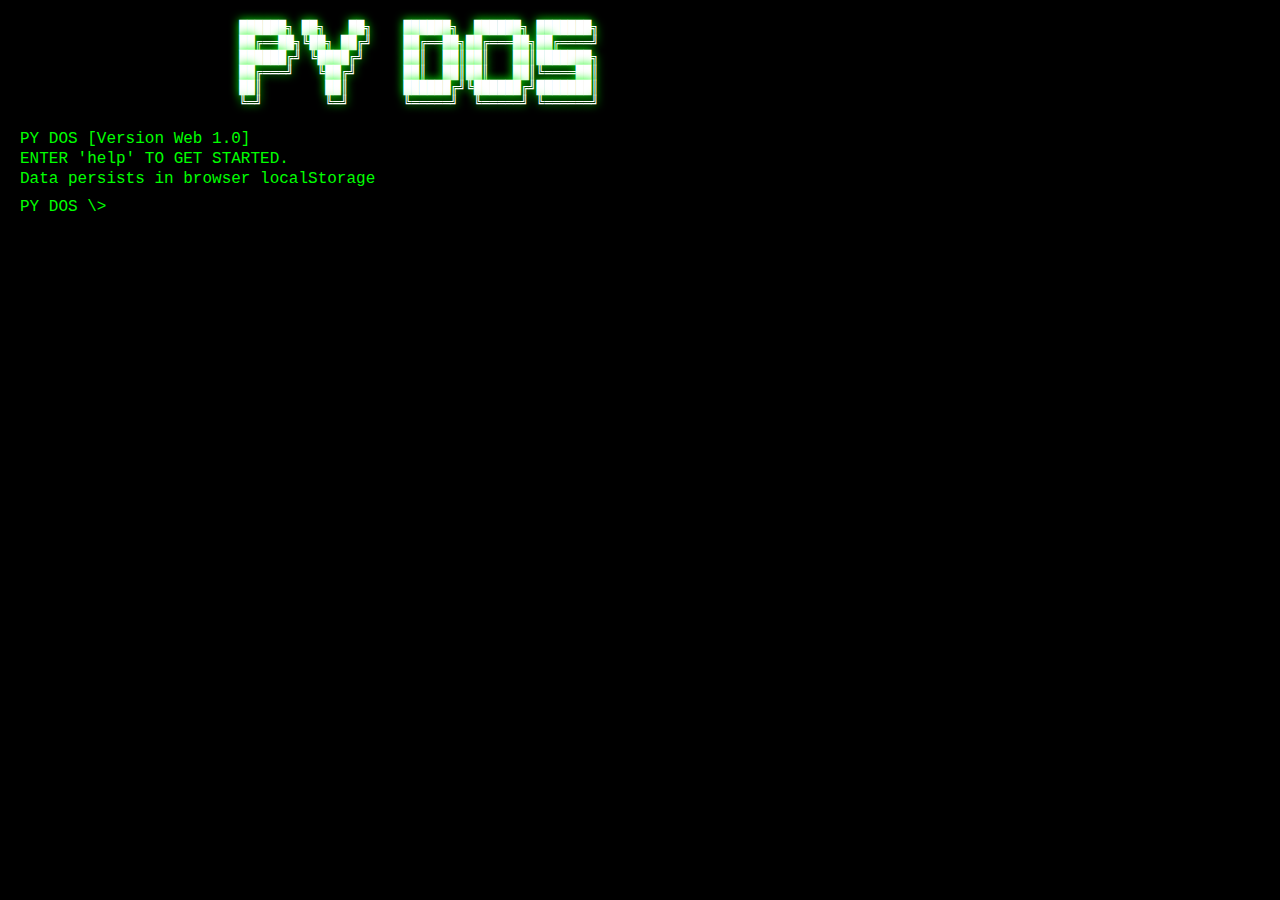
<file: pydos/index.html>
<!DOCTYPE html>
<html lang="en">
<head>
    <meta charset="UTF-8">
    <meta name="viewport" content="width=device-width, initial-scale=1.0">
    <title>PY-DOS Web Terminal</title>
    <style>
        * {
            margin: 0;
            padding: 0;
            box-sizing: border-box;
        }
        
        body {
            background-color: #000;
            color: #0f0;
            font-family: 'Courier New', monospace;
            height: 100vh;
            overflow: hidden;
        }
        
        #terminal {
            width: 100%;
            height: 100vh;
            padding: 20px;
            overflow-y: auto;
            background-color: #000;
        }
        
        #output {
            white-space: pre-wrap;
            word-wrap: break-word;
            margin-bottom: 10px;
        }
        
        .input-line {
            display: flex;
            align-items: baseline;
            margin-top: 5px;
        }
        
        .prompt {
            color: #0f0;
            margin-right: 5px;
            white-space: nowrap;
        }
        
        #command-input {
            flex: 1;
            background: transparent;
            border: none;
            color: #0f0;
            font-family: 'Courier New', monospace;
            font-size: 16px;
            outline: none;
            caret-color: #0f0;
        }
        
        .ascii-art {
            color: #fff;
            text-shadow: 0 0 10px #0f0;
            margin-bottom: 20px;
        }
        
        .line {
            margin: 2px 0;
        }
        
        ::-webkit-scrollbar {
            width: 10px;
        }
        
        ::-webkit-scrollbar-track {
            background: #111;
        }
        
        ::-webkit-scrollbar-thumb {
            background: #0f0;
        }
        
        .error {
            color: #f00;
        }
        
        .success {
            color: #0ff;
        }
    </style>
</head>
<body>
    <div id="terminal">
        <pre class="ascii-art">                            ██████╗ ██╗   ██╗    ██████╗  ██████╗ ███████╗
                            ██╔══██╗╚██╗ ██╔╝    ██╔══██╗██╔═══██╗██╔════╝
                            ██████╔╝ ╚████╔╝     ██║  ██║██║   ██║███████╗
                            ██╔═══╝   ╚██╔╝      ██║  ██║██║   ██║╚════██║
                            ██║        ██║       ██████╔╝╚██████╔╝███████║
                            ╚═╝        ╚═╝       ╚═════╝  ╚═════╝ ╚══════╝</pre>
        <div class="line">PY DOS [Version Web 1.0]</div>
        <div class="line">ENTER 'help' TO GET STARTED.</div>
        <div class="line">Data persists in browser localStorage</div>
        <div class="line"></div>
        <div id="output"></div>
        <div class="input-line">
            <span class="prompt" id="prompt">PY DOS \&gt; </span>
            <input type="text" id="command-input" autofocus autocomplete="off">
        </div>
    </div>

    <script>
        // Filesystem state
        let filesystem = {
            '/': {
                type: 'directory',
                contents: {
                    'bin': { type: 'directory', contents: {} },
                    'usr': { type: 'directory', contents: {} },
                    'tmp': { type: 'directory', contents: {} }
                }
            }
        };
        
        let fileContents = {};
        let currentDir = '/';
        let commandHistory = [];
        let historyIndex = -1;
        let multilineMode = false;
        let multilineBuffer = [];
        let multilineFilename = '';
        let multilineType = '';
        
        const output = document.getElementById('output');
        const commandInput = document.getElementById('command-input');
        const promptElement = document.getElementById('prompt');
        const terminal = document.getElementById('terminal');
        
        // Load from localStorage on start
        loadFromStorage();
        
        // Focus input on click
        terminal.addEventListener('click', () => commandInput.focus());
        
        // Handle input
        commandInput.addEventListener('keydown', (e) => {
            if (e.key === 'Enter') {
                e.preventDefault();
                const command = commandInput.value.trim();
                
                if (multilineMode) {
                    if (command === '\\s') {
                        saveMultilineFile();
                        multilineMode = false;
                        multilineBuffer = [];
                        updatePrompt();
                    } else {
                        multilineBuffer.push(command);
                        addOutput(command);
                    }
                    commandInput.value = '';
                } else {
                    addOutput(`${promptElement.textContent}${command}`);
                    commandInput.value = '';
                    
                    if (command) {
                        commandHistory.push(command);
                        historyIndex = commandHistory.length;
                        executeCommand(command);
                    } else {
                        updatePrompt();
                    }
                }
            } else if (e.key === 'ArrowUp') {
                e.preventDefault();
                if (historyIndex > 0) {
                    historyIndex--;
                    commandInput.value = commandHistory[historyIndex];
                }
            } else if (e.key === 'ArrowDown') {
                e.preventDefault();
                if (historyIndex < commandHistory.length - 1) {
                    historyIndex++;
                    commandInput.value = commandHistory[historyIndex];
                } else {
                    historyIndex = commandHistory.length;
                    commandInput.value = '';
                }
            }
        });
        
        function executeCommand(command) {
            const parts = command.trim().split(/\s+/);
            const cmd = parts[0].toLowerCase();
            const args = parts.slice(1).join(' ');
            
            switch(cmd) {
                case 'help':
                case '?':
                    showHelp();
                    break;
                case 'ls':
                case 'dir':
                    listDirectory();
                    break;
                case 'cd':
                    changeDirectory(args);
                    break;
                case 'mkdir':
                case 'md':
                    makeDirectory(args);
                    break;
                case 'rmdir':
                case 'rd':
                    removeDirectory(args);
                    break;
                case 'mktf':
                case 'touch':
                    createTextFile(args);
                    break;
                case 'mkef':
                    createExeFile(args);
                    break;
                case 'vwtf':
                case 'cat':
                case 'type':
                    viewFile(args);
                    break;
                case 'rm':
                case 'del':
                    removeFile(args);
                    break;
                case 'copy':
                    copyFile(args);
                    break;
                case 'move':
                    moveFile(args);
                    break;
                case 'rem':
                case 'ren':
                    renameFile(args);
                    break;
                case 'edit':
                    editFile(args);
                    break;
                case 'run':
                    addOutput('<span class="error">Code execution not available in browser version</span>');
                    break;
                case 'clear':
                case 'cls':
                    output.innerHTML = '';
                    break;
                case 'format':
                    formatFilesystem();
                    break;
                default:
                    addOutput(`<span class="error">'${cmd}' is not recognized as an internal or external command</span>`);
            }
            
            updatePrompt();
            scrollToBottom();
            saveToStorage();
        }
        
        function showHelp() {
            addOutput(`
    AVAILABLE COMMANDS:
    cd        - changes directory
    mkdir     - creates a directory
    rmdir     - removes a directory
    ls        - lists directory contents
    mktf      - creates text files
    mkef      - creates executable files
    rm        - removes files
    vwtf      - shows file contents
    copy      - copies files to another directory
    move      - moves files to another directory
    rem       - renames files
    edit      - edits existing files
    clear     - clears terminal
    format    - resets filesystem`);
        }
        
        function listDirectory() {
            if (!filesystem[currentDir]) {
                addOutput('<span class="error">Current directory not found</span>');
                return;
            }
            
            const contents = filesystem[currentDir].contents;
            if (Object.keys(contents).length === 0) {
                addOutput('Directory is empty');
            } else {
                addOutput(currentDir !== '/' ? `Directory of ${currentDir}\n` : '');
                for (const [name, item] of Object.entries(contents)) {
                    const type = item.type === 'directory' ? '<DIR>' : '<FILE>';
                    addOutput(`${type.padEnd(15)}${name}`);
                }
            }
        }
        
        function changeDirectory(path) {
            if (!path) {
                addOutput(currentDir);
                return;
            }
            
            const newPath = normalizePath(path);
            if (filesystem[newPath] && filesystem[newPath].type === 'directory') {
                currentDir = newPath;
            } else {
                addOutput('<span class="error">Directory not found</span>');
            }
        }
        
        function makeDirectory(name) {
            if (!name) {
                addOutput('Usage: mkdir <directory_name>');
                return;
            }
            
            const newPath = normalizePath(name);
            if (filesystem[newPath]) {
                addOutput(`<span class="error">Directory '${name}' already exists</span>`);
                return;
            }
            
            const parentPath = getParentPath(newPath);
            if (!filesystem[parentPath]) {
                addOutput('<span class="error">Parent directory not found</span>');
                return;
            }
            
            const dirName = newPath.split('/').filter(Boolean).pop();
            filesystem[newPath] = { type: 'directory', contents: {} };
            filesystem[parentPath].contents[dirName] = { type: 'directory', contents: {} };
            addOutput(`Directory '${name}' created`);
        }
        
        function removeDirectory(name) {
            if (!name) {
                addOutput('Usage: rmdir <directory_name>');
                return;
            }
            
            const targetPath = normalizePath(name);
            if (!filesystem[targetPath] || filesystem[targetPath].type !== 'directory') {
                addOutput('<span class="error">Directory not found</span>');
                return;
            }
            
            if (Object.keys(filesystem[targetPath].contents).length > 0) {
                addOutput('<span class="error">Directory is not empty</span>');
                return;
            }
            
            delete filesystem[targetPath];
            const parentPath = getParentPath(targetPath);
            const dirName = targetPath.split('/').filter(Boolean).pop();
            delete filesystem[parentPath].contents[dirName];
            addOutput(`Directory '${name}' removed`);
        }
        
        function createTextFile(name) {
            if (!name) {
                addOutput('Usage: mktf <filename>');
                return;
            }
            
            multilineMode = true;
            multilineFilename = name;
            multilineType = 'txt';
            addOutput(`Write your text for '${name}' and type '\\s' on a new line to save.`);
        }
        
        function createExeFile(name) {
            if (!name) {
                addOutput('Usage: mkef <filename>');
                return;
            }
            
            multilineMode = true;
            multilineFilename = name;
            multilineType = 'exe';
            addOutput(`Write your code for '${name}' and type '\\s' on a new line to save.`);
        }
        
        function saveMultilineFile() {
            const content = multilineBuffer.join('\n');
            const filePath = joinPath(currentDir, multilineFilename);
            
            fileContents[filePath] = {
                type: multilineType,
                content: content,
                created_in: currentDir
            };
            
            filesystem[currentDir].contents[multilineFilename] = { type: 'file' };
            addOutput(`<span class="success">File '${multilineFilename}' created successfully</span>`);
        }
        
        function viewFile(name) {
            if (!name) {
                addOutput('Usage: vwtf <filename>');
                return;
            }
            
            const filePath = joinPath(currentDir, name);
            if (fileContents[filePath]) {
                addOutput(fileContents[filePath].content);
            } else {
                addOutput('<span class="error">File not found</span>');
            }
        }
        
        function removeFile(name) {
            if (!name) {
                addOutput('Usage: rm <filename>');
                return;
            }
            
            if (name === 'all') {
                const files = Object.keys(filesystem[currentDir].contents).filter(
                    n => filesystem[currentDir].contents[n].type === 'file'
                );
                files.forEach(f => {
                    const fp = joinPath(currentDir, f);
                    delete fileContents[fp];
                    delete filesystem[currentDir].contents[f];
                });
                addOutput('All files removed');
                return;
            }
            
            const filePath = joinPath(currentDir, name);
            if (fileContents[filePath]) {
                delete fileContents[filePath];
                delete filesystem[currentDir].contents[name];
                addOutput(`File '${name}' deleted`);
            } else {
                addOutput('<span class="error">File not found</span>');
            }
        }
        
        function copyFile(args) {
            const match = args.match(/(.+?)\s+to\s+(.+)/i);
            if (!match) {
                addOutput('Usage: copy <filename> to <directory>');
                return;
            }
            
            const [, filename, targetPath] = match;
            const sourcePath = joinPath(currentDir, filename.trim());
            const targetDir = normalizePath(targetPath.trim());
            
            if (!fileContents[sourcePath]) {
                addOutput('<span class="error">Source file not found</span>');
                return;
            }
            
            if (!filesystem[targetDir]) {
                addOutput('<span class="error">Target directory not found</span>');
                return;
            }
            
            const targetFile = joinPath(targetDir, filename.trim());
            fileContents[targetFile] = { ...fileContents[sourcePath], created_in: targetDir };
            filesystem[targetDir].contents[filename.trim()] = { type: 'file' };
            addOutput(`<span class="success">File '${filename.trim()}' copied to ${targetDir}</span>`);
        }
        
        function moveFile(args) {
            const match = args.match(/(.+?)\s+to\s+(.+)/i);
            if (!match) {
                addOutput('Usage: move <filename> to <directory>');
                return;
            }
            
            const [, filename, targetPath] = match;
            const sourcePath = joinPath(currentDir, filename.trim());
            const targetDir = normalizePath(targetPath.trim());
            
            if (!fileContents[sourcePath]) {
                addOutput('<span class="error">Source file not found</span>');
                return;
            }
            
            if (!filesystem[targetDir]) {
                addOutput('<span class="error">Target directory not found</span>');
                return;
            }
            
            const targetFile = joinPath(targetDir, filename.trim());
            fileContents[targetFile] = { ...fileContents[sourcePath], created_in: targetDir };
            filesystem[targetDir].contents[filename.trim()] = { type: 'file' };
            delete fileContents[sourcePath];
            delete filesystem[currentDir].contents[filename.trim()];
            addOutput(`<span class="success">File '${filename.trim()}' moved to ${targetDir}</span>`);
        }
        
        function renameFile(args) {
            const match = args.match(/(.+?)\s+to\s+(.+)/i);
            if (!match) {
                addOutput('Usage: rem <oldname> to <newname>');
                return;
            }
            
            const [, oldName, newName] = match;
            const oldPath = joinPath(currentDir, oldName.trim());
            const newPath = joinPath(currentDir, newName.trim());
            
            if (!fileContents[oldPath]) {
                addOutput('<span class="error">File not found</span>');
                return;
            }
            
            if (fileContents[newPath]) {
                addOutput('<span class="error">File already exists</span>');
                return;
            }
            
            fileContents[newPath] = fileContents[oldPath];
            delete fileContents[oldPath];
            filesystem[currentDir].contents[newName.trim()] = { type: 'file' };
            delete filesystem[currentDir].contents[oldName.trim()];
            addOutput(`<span class="success">'${oldName.trim()}' renamed to '${newName.trim()}'</span>`);
        }
        
        function editFile(name) {
            if (!name) {
                addOutput('Usage: edit <filename>');
                return;
            }
            
            const filePath = joinPath(currentDir, name);
            if (!fileContents[filePath]) {
                addOutput('<span class="error">File not found</span>');
                return;
            }
            
            multilineMode = true;
            multilineFilename = name;
            multilineType = fileContents[filePath].type;
            multilineBuffer = fileContents[filePath].content.split('\n');
            
            addOutput(`Edit your content for '${name}' and type '\\s' on a new line to save.`);
            addOutput('Current content:');
            addOutput(fileContents[filePath].content);
            addOutput('--- Continue editing below ---');
        }
        
        function formatFilesystem() {
            filesystem = {
                '/': {
                    type: 'directory',
                    contents: {
                        'bin': { type: 'directory', contents: {} },
                        'usr': { type: 'directory', contents: {} },
                        'tmp': { type: 'directory', contents: {} }
                    }
                }
            };
            fileContents = {};
            currentDir = '/';
            commandHistory = [];
            addOutput('Filesystem formatted successfully');
        }
        
        // Utility functions
        function normalizePath(path) {
            let parts;
            if (path.startsWith('/')) {
                parts = path.split('/').filter(Boolean);
            } else {
                parts = currentDir.split('/').filter(Boolean);
                parts.push(...path.split('/').filter(Boolean));
            }
            
            const normalized = [];
            for (const part of parts) {
                if (part === '..') {
                    normalized.pop();
                } else if (part !== '.') {
                    normalized.push(part);
                }
            }
            
            return normalized.length ? '/' + normalized.join('/') : '/';
        }
        
        function getParentPath(path) {
            const parts = path.split('/').filter(Boolean);
            parts.pop();
            return parts.length ? '/' + parts.join('/') : '/';
        }
        
        function joinPath(base, name) {
            return base === '/' ? '/' + name : base + '/' + name;
        }
        
        function addOutput(text) {
            const line = document.createElement('div');
            line.className = 'line';
            line.innerHTML = text;
            output.appendChild(line);
        }
        
        function updatePrompt() {
            const path = currentDir === '/' ? '\\' : currentDir.replace(/\//g, '\\');
            promptElement.textContent = `PY DOS ${path}> `;
        }
        
        function scrollToBottom() {
            terminal.scrollTop = terminal.scrollHeight;
        }
        
        function saveToStorage() {
            localStorage.setItem('pydos_filesystem', JSON.stringify(filesystem));
            localStorage.setItem('pydos_filecontents', JSON.stringify(fileContents));
            localStorage.setItem('pydos_currentdir', currentDir);
            localStorage.setItem('pydos_history', JSON.stringify(commandHistory.slice(-10)));
        }
        
        function loadFromStorage() {
            const savedFS = localStorage.getItem('pydos_filesystem');
            const savedFC = localStorage.getItem('pydos_filecontents');
            const savedCD = localStorage.getItem('pydos_currentdir');
            const savedHist = localStorage.getItem('pydos_history');
            
            if (savedFS) filesystem = JSON.parse(savedFS);
            if (savedFC) fileContents = JSON.parse(savedFC);
            if (savedCD) currentDir = savedCD;
            if (savedHist) commandHistory = JSON.parse(savedHist);
            
            updatePrompt();
        }
        
        // Initial focus
        commandInput.focus();
    </script>
</body>
</html>
</file>
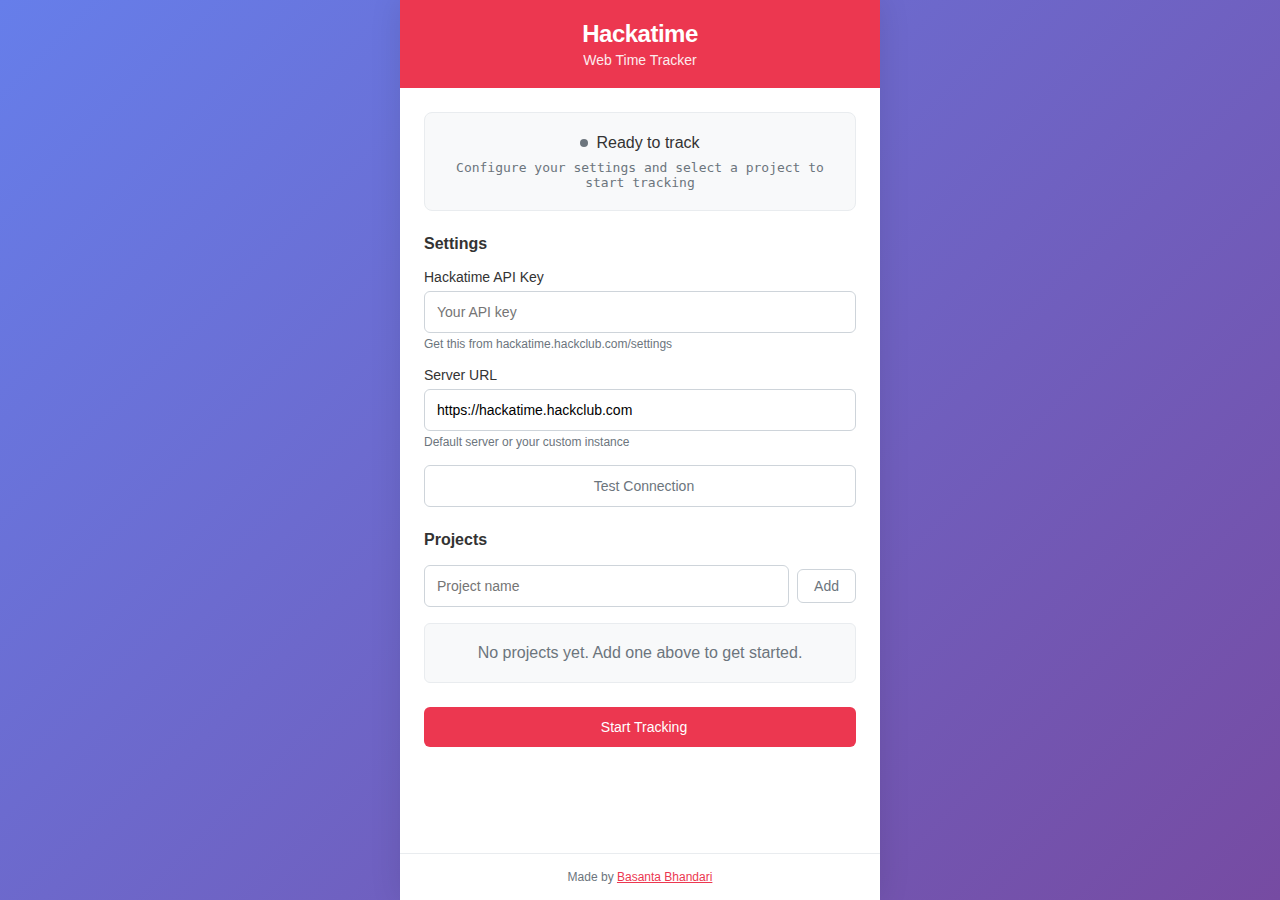
<file: index_new.html>
<!DOCTYPE html>
<html lang="en">
<head>
  <meta charset="utf-8">
  <meta name="viewport" content="width=device-width, initial-scale=1">
  <title>Hackatime - Time Tracker</title>
  
  <!-- PWA Meta Tags -->
  <meta name="description" content="Track your coding and design time across web applications">
  <meta name="theme-color" content="#ec3750">
  <link rel="manifest" href="#" id="manifest-placeholder">
  <link rel="apple-touch-icon" href="[data-uri]">
  
  <style>
    * {
      box-sizing: border-box;
      margin: 0;
      padding: 0;
    }

    body {
      font-family: -apple-system, BlinkMacSystemFont, 'Segoe UI', Roboto, sans-serif;
      background: linear-gradient(135deg, #667eea 0%, #764ba2 100%);
      min-height: 100vh;
      color: #333;
      -webkit-font-smoothing: antialiased;
    }

    .app-container {
      max-width: 480px;
      margin: 0 auto;
      min-height: 100vh;
      background: white;
      box-shadow: 0 0 30px rgba(0,0,0,0.1);
      display: flex;
      flex-direction: column;
    }

    .header {
      background: #ec3750;
      color: white;
      padding: 20px;
      text-align: center;
      position: relative;
    }

    .logo {
      font-size: 24px;
      font-weight: 700;
      margin-bottom: 4px;
      letter-spacing: -0.5px;
    }

    .tagline {
      font-size: 14px;
      opacity: 0.9;
    }

    .install-prompt {
      background: #fff3cd;
      border: 1px solid #ffeaa7;
      color: #856404;
      padding: 12px;
      text-align: center;
      font-size: 13px;
      display: none;
    }

    .install-prompt button {
      background: #ec3750;
      color: white;
      border: none;
      padding: 6px 12px;
      border-radius: 4px;
      margin-left: 8px;
      cursor: pointer;
      font-size: 12px;
    }

    .main-content {
      flex: 1;
      padding: 24px;
    }

    .status-card {
      background: #f8f9fa;
      border: 1px solid #e9ecef;
      border-radius: 8px;
      padding: 20px;
      margin-bottom: 24px;
      text-align: center;
    }

    .status-card.tracking {
      background: #d4edda;
      border-color: #c3e6cb;
      color: #155724;
    }

    .status-indicator {
      display: inline-flex;
      align-items: center;
      gap: 8px;
      font-weight: 500;
      margin-bottom: 8px;
    }

    .status-dot {
      width: 8px;
      height: 8px;
      border-radius: 50%;
      background: #6c757d;
    }

    .status-dot.active {
      background: #28a745;
      animation: pulse 2s infinite;
    }

    @keyframes pulse {
      0%, 100% { opacity: 1; }
      50% { opacity: 0.5; }
    }

    .activity-text {
      font-size: 13px;
      color: #6c757d;
      font-family: 'SF Mono', Monaco, Consolas, monospace;
    }

    .form-section {
      margin-bottom: 24px;
    }

    .field-group {
      margin-bottom: 16px;
    }

    .field-label {
      display: block;
      font-weight: 500;
      margin-bottom: 6px;
      font-size: 14px;
    }

    .field-input {
      width: 100%;
      padding: 12px;
      border: 1px solid #ced4da;
      border-radius: 6px;
      font-size: 14px;
      transition: border-color 0.15s ease;
    }

    .field-input:focus {
      outline: none;
      border-color: #ec3750;
      box-shadow: 0 0 0 3px rgba(236, 55, 80, 0.1);
    }

    .field-help {
      font-size: 12px;
      color: #6c757d;
      margin-top: 4px;
    }

    .field-error {
      color: #dc3545;
      font-size: 12px;
      margin-top: 4px;
    }

    .btn {
      width: 100%;
      padding: 12px;
      border: none;
      border-radius: 6px;
      font-size: 14px;
      font-weight: 500;
      cursor: pointer;
      transition: all 0.15s ease;
      margin-bottom: 12px;
      display: flex;
      align-items: center;
      justify-content: center;
      gap: 8px;
    }

    .btn:disabled {
      opacity: 0.6;
      cursor: not-allowed;
    }

    .btn-primary {
      background: #ec3750;
      color: white;
    }

    .btn-primary:hover:not(:disabled) {
      background: #d63447;
    }

    .btn-outline {
      background: transparent;
      color: #6c757d;
      border: 1px solid #ced4da;
    }

    .btn-outline:hover:not(:disabled) {
      background: #f8f9fa;
      border-color: #adb5bd;
    }

    .notification {
      padding: 12px;
      border-radius: 6px;
      margin-bottom: 16px;
      font-size: 13px;
      display: none;
    }

    .notification.success {
      background: #d4edda;
      color: #155724;
      border: 1px solid #c3e6cb;
    }

    .notification.error {
      background: #f8d7da;
      color: #721c24;
      border: 1px solid #f5c6cb;
    }

    .notification.info {
      background: #d1ecf1;
      color: #0c5460;
      border: 1px solid #bee5eb;
    }

    .project-section {
      margin-bottom: 24px;
    }

    .project-selector {
      display: flex;
      gap: 8px;
      align-items: center;
      margin-bottom: 16px;
    }

    .project-input {
      flex: 1;
    }

    .add-project-btn {
      width: auto;
      padding: 8px 16px;
      margin: 0;
    }

    .project-list {
      max-height: 200px;
      overflow-y: auto;
      border: 1px solid #e9ecef;
      border-radius: 6px;
      background: #f8f9fa;
    }

    .project-item {
      padding: 12px 16px;
      border-bottom: 1px solid #e9ecef;
      cursor: pointer;
      transition: background 0.15s ease;
    }

    .project-item:hover {
      background: #e9ecef;
    }

    .project-item:last-child {
      border-bottom: none;
    }

    .project-item.active {
      background: #ec3750;
      color: white;
    }

    .project-name {
      font-weight: 500;
      margin-bottom: 2px;
    }

    .project-url {
      font-size: 11px;
      opacity: 0.7;
      font-family: monospace;
    }

    .spinner {
      width: 16px;
      height: 16px;
      border: 2px solid rgba(255,255,255,0.3);
      border-radius: 50%;
      border-top-color: currentColor;
      animation: spin 1s linear infinite;
    }

    @keyframes spin {
      to { transform: rotate(360deg); }
    }

    .footer {
      padding: 16px 24px;
      text-align: center;
      border-top: 1px solid #e9ecef;
      font-size: 12px;
      color: #6c757d;
    }

    /* Mobile adjustments */
    @media (max-width: 480px) {
      .app-container {
        margin: 0;
        min-height: 100vh;
      }
    }
  </style>
</head>
<body>
  <div class="app-container">
    <!-- Install prompt -->
    <div id="installPrompt" class="install-prompt">
      <span>Install this app for better experience</span>
      <button onclick="installApp()">Install</button>
      <button onclick="dismissInstall()" style="background: #6c757d;">Later</button>
    </div>

    <!-- Header -->
    <div class="header">
      <div class="logo">Hackatime</div>
      <div class="tagline">Web Time Tracker</div>
    </div>

    <!-- Main content -->
    <div class="main-content">
      <!-- Notifications -->
      <div id="notification" class="notification"></div>

      <!-- Status -->
      <div class="status-card" id="statusCard">
        <div class="status-indicator" id="statusIndicator">
          <span class="status-dot" id="statusDot"></span>
          <span id="statusText">Ready to track</span>
        </div>
        <div class="activity-text" id="activityText">
          Configure your settings and select a project to start tracking
        </div>
      </div>

      <!-- Settings -->
      <div class="form-section">
        <h3 style="margin-bottom: 16px; font-size: 16px;">Settings</h3>
        
        <div class="field-group">
          <label class="field-label" for="apiKey">Hackatime API Key</label>
          <input type="text" id="apiKey" class="field-input" placeholder="Your API key">
          <div class="field-help">Get this from hackatime.hackclub.com/settings</div>
        </div>

        <div class="field-group">
          <label class="field-label" for="serverUrl">Server URL</label>
          <input type="text" id="serverUrl" class="field-input" value="https://hackatime.hackclub.com">
          <div class="field-help">Default server or your custom instance</div>
        </div>

        <button class="btn btn-outline" onclick="testConnection()">
          <span id="testSpinner"></span>
          Test Connection
        </button>
      </div>

      <!-- Project Management -->
      <div class="project-section">
        <h3 style="margin-bottom: 16px; font-size: 16px;">Projects</h3>
        
        <div class="project-selector">
          <input type="text" id="projectName" class="field-input project-input" placeholder="Project name">
          <button class="btn btn-outline add-project-btn" onclick="addProject()">Add</button>
        </div>

        <div class="project-list" id="projectList">
          <div class="project-item" style="text-align: center; color: #6c757d; padding: 20px;">
            No projects yet. Add one above to get started.
          </div>
        </div>
      </div>

      <!-- Controls -->
      <div class="controls-section">
        <button class="btn btn-primary" id="trackBtn" onclick="toggleTracking()">
          <span id="trackSpinner"></span>
          Start Tracking
        </button>
      </div>
    </div>

    <!-- Footer -->
    <div class="footer">
      Made by <a href="https://github.com/basanta-bhandari" style="color: #ec3750;">Basanta Bhandari</a>
    </div>
  </div>

  <script>
    // PWA State Management
    class HackatimeTracker {
      constructor() {
        this.isTracking = false;
        this.currentProject = null;
        this.heartbeatInterval = null;
        this.lastHeartbeat = 0;
        this.settings = {
          apiKey: localStorage.getItem('hackatime-api-key') || '',
          serverUrl: localStorage.getItem('hackatime-server-url') || 'https://hackatime.hackclub.com'
        };
        this.projects = JSON.parse(localStorage.getItem('hackatime-projects') || '[]');
        
        this.init();
      }

      init() {
        // Load saved settings
        document.getElementById('apiKey').value = this.settings.apiKey;
        document.getElementById('serverUrl').value = this.settings.serverUrl;
        
        // Load projects
        this.renderProjects();
        
        // Setup auto-save for settings
        document.getElementById('apiKey').addEventListener('input', () => this.saveSettings());
        document.getElementById('serverUrl').addEventListener('input', () => this.saveSettings());
        
        // Setup project input
        document.getElementById('projectName').addEventListener('keypress', (e) => {
          if (e.key === 'Enter') this.addProject();
        });

        // Check for PWA install prompt
        this.setupPWA();
      }

      saveSettings() {
        this.settings.apiKey = document.getElementById('apiKey').value.trim();
        this.settings.serverUrl = document.getElementById('serverUrl').value.trim();
        
        localStorage.setItem('hackatime-api-key', this.settings.apiKey);
        localStorage.setItem('hackatime-server-url', this.settings.serverUrl);
      }

      async testConnection() {
        this.saveSettings();
        
        if (!this.settings.apiKey || this.settings.apiKey.length < 10) {
          this.showNotification('Please enter a valid API key', 'error');
          return;
        }

        const spinner = document.getElementById('testSpinner');
        spinner.innerHTML = '<div class="spinner"></div>';
        
        try {
          const response = await this.sendHeartbeat({
            entity: 'connection-test',
            type: 'app',
            category: 'debugging',
            time: Date.now() / 1000,
            is_write: false,
            language: 'Web',
            project: 'Connection Test'
          });

          if (response.ok) {
            this.showNotification('Connection successful!', 'success');
          } else {
            throw new Error(`Server returned ${response.status}: ${response.statusText}`);
          }
        } catch (error) {
          this.showNotification(`Connection failed: ${error.message}`, 'error');
        } finally {
          spinner.innerHTML = '';
        }
      }

      addProject() {
        const input = document.getElementById('projectName');
        const name = input.value.trim();
        
        if (!name) {
          this.showNotification('Please enter a project name', 'error');
          return;
        }

        // Create project with current URL as context
        const project = {
          id: Date.now().toString(),
          name: name,
          url: window.location.origin,
          created: new Date().toISOString()
        };

        this.projects.unshift(project);
        localStorage.setItem('hackatime-projects', JSON.stringify(this.projects));
        
        input.value = '';
        this.renderProjects();
        this.showNotification(`Project "${name}" added`, 'success');
      }

      renderProjects() {
        const container = document.getElementById('projectList');
        
        if (this.projects.length === 0) {
          container.innerHTML = `
            <div class="project-item" style="text-align: center; color: #6c757d; padding: 20px;">
              No projects yet. Add one above to get started.
            </div>
          `;
          return;
        }

        container.innerHTML = this.projects.map(project => `
          <div class="project-item ${this.currentProject?.id === project.id ? 'active' : ''}" 
               onclick="tracker.selectProject('${project.id}')">
            <div class="project-name">${project.name}</div>
            <div class="project-url">${project.url}</div>
          </div>
        `).join('');
      }

      selectProject(projectId) {
        this.currentProject = this.projects.find(p => p.id === projectId);
        this.renderProjects();
        
        if (this.currentProject) {
          this.showNotification(`Selected: ${this.currentProject.name}`, 'info');
        }
      }

      async toggleTracking() {
        if (this.isTracking) {
          this.stopTracking();
        } else {
          await this.startTracking();
        }
      }

      async startTracking() {
        if (!this.settings.apiKey) {
          this.showNotification('Please configure your API key first', 'error');
          return;
        }

        if (!this.currentProject) {
          this.showNotification('Please select a project first', 'error');
          return;
        }

        const spinner = document.getElementById('trackSpinner');
        spinner.innerHTML = '<div class="spinner"></div>';

        try {
          // Send initial heartbeat
          await this.sendActivity('Started tracking', 'debugging', false);
          
          this.isTracking = true;
          this.updateUI();
          
          // Set up periodic heartbeats (every 2 minutes)
          this.heartbeatInterval = setInterval(async () => {
            if (this.isTracking && this.isPageActive()) {
              await this.sendActivity('Active session', 'coding', false);
            }
          }, 120000);

          // Listen for page activity
          this.setupActivityListeners();
          
          this.showNotification('Tracking started!', 'success');
        } catch (error) {
          this.showNotification(`Failed to start: ${error.message}`, 'error');
          this.isTracking = false;
        } finally {
          spinner.innerHTML = '';
        }
      }

      stopTracking() {
        this.isTracking = false;
        
        if (this.heartbeatInterval) {
          clearInterval(this.heartbeatInterval);
          this.heartbeatInterval = null;
        }

        this.updateUI();
        this.showNotification('Tracking stopped', 'info');
      }

      setupActivityListeners() {
        // Track focus/blur events
        window.addEventListener('focus', () => {
          if (this.isTracking) {
            this.sendActivity('Window focused', 'coding', false).catch(console.error);
          }
        });

        // Track keyboard/mouse activity
        let activityTimeout;
        const trackActivity = () => {
          if (!this.isTracking) return;
          
          clearTimeout(activityTimeout);
          activityTimeout = setTimeout(async () => {
            const now = Date.now();
            if (now - this.lastHeartbeat > 30000) { // 30 second rate limit
              await this.sendActivity('User activity', 'coding', false);
            }
          }, 5000); // 5 second debounce
        };

        document.addEventListener('keydown', trackActivity);
        document.addEventListener('mousemove', trackActivity);
        document.addEventListener('click', trackActivity);
      }

      isPageActive() {
        return document.visibilityState === 'visible' && document.hasFocus();
      }

      async sendActivity(description, category, isWrite) {
        if (!this.isTracking || !this.currentProject) return;

        const payload = {
          entity: this.currentProject.name,
          type: 'app',
          category: category,
          time: Date.now() / 1000,
          is_write: isWrite,
          language: 'Web',
          project: this.currentProject.name,
          branch: 'main'
        };

        try {
          const response = await this.sendHeartbeat(payload);
          
          if (response.ok) {
            this.lastHeartbeat = Date.now();
            this.updateActivity(description, category);
          } else {
            throw new Error(`${response.status} ${response.statusText}`);
          }
        } catch (error) {
          console.error('Heartbeat failed:', error);
          this.updateActivity(`Error: ${error.message}`, 'error');
        }
      }

      async sendHeartbeat(payload) {
        const url = `${this.settings.serverUrl.replace(/\/$/, '')}/api/hackatime/v1/heartbeats`;
        
        const controller = new AbortController();
        const timeoutId = setTimeout(() => controller.abort(), 15000);

        try {
          const response = await fetch(url, {
            method: 'POST',
            headers: {
              'Content-Type': 'application/json',
              'Authorization': `Bearer ${this.settings.apiKey}`,
              'User-Agent': 'Hackatime-Web-Tracker/1.0.0'
            },
            body: JSON.stringify(payload),
            signal: controller.signal
          });

          clearTimeout(timeoutId);
          return response;
        } catch (error) {
          clearTimeout(timeoutId);
          if (error.name === 'AbortError') {
            throw new Error('Request timeout - check connection');
          }
          throw error;
        }
      }

      updateUI() {
        const statusCard = document.getElementById('statusCard');
        const statusDot = document.getElementById('statusDot');
        const statusText = document.getElementById('statusText');
        const trackBtn = document.getElementById('trackBtn');
        
        if (this.isTracking) {
          statusCard.classList.add('tracking');
          statusDot.classList.add('active');
          statusText.textContent = 'Tracking active';
          trackBtn.textContent = 'Stop Tracking';
          trackBtn.style.background = '#dc3545';
        } else {
          statusCard.classList.remove('tracking');
          statusDot.classList.remove('active');
          statusText.textContent = 'Ready to track';
          trackBtn.textContent = 'Start Tracking';
          trackBtn.style.background = '#ec3750';
        }
      }

      updateActivity(message, category) {
        const activity = document.getElementById('activityText');
        const timestamp = new Date().toLocaleTimeString([], {hour: '2-digit', minute:'2-digit'});
        
        let prefix = category === 'coding' ? 'coding' : 
                    category === 'debugging' ? 'session' : 'activity';
        
        activity.textContent = `${timestamp} - ${prefix}: ${message}`;
      }

      showNotification(message, type) {
        const notification = document.getElementById('notification');
        notification.className = `notification ${type}`;
        notification.textContent = message;
        notification.style.display = 'block';
        
        setTimeout(() => {
          notification.style.display = 'none';
        }, 4000);
      }

      // PWA Installation
      setupPWA() {
        let deferredPrompt;
        const installPrompt = document.getElementById('installPrompt');

        window.addEventListener('beforeinstallprompt', (e) => {
          e.preventDefault();
          deferredPrompt = e;
          
          // Show install prompt if not dismissed
          if (!localStorage.getItem('install-dismissed')) {
            installPrompt.style.display = 'block';
          }
        });

        // Install function for global access
        window.installApp = async () => {
          if (deferredPrompt) {
            deferredPrompt.prompt();
            const { outcome } = await deferredPrompt.userChoice;
            
            if (outcome === 'accepted') {
              installPrompt.style.display = 'none';
              this.showNotification('App installed successfully!', 'success');
            }
            deferredPrompt = null;
          }
        };

        window.dismissInstall = () => {
          installPrompt.style.display = 'none';
          localStorage.setItem('install-dismissed', 'true');
        };

        // Handle app installed
        window.addEventListener('appinstalled', () => {
          installPrompt.style.display = 'none';
          this.showNotification('App installed! You can now use it offline.', 'success');
        });
      }
    }

    // Initialize app
    const tracker = new HackatimeTracker();

    // Global functions for onclick handlers
    window.testConnection = () => tracker.testConnection();
    window.addProject = () => tracker.addProject();
    window.toggleTracking = () => tracker.toggleTracking();

    // Service Worker Registration
    if ('serviceWorker' in navigator) {
      navigator.serviceWorker.register('[data-uri]')
        .then(() => console.log('SW registered'))
        .catch(() => console.log('SW registration failed'));
    }

    // Generate and inject manifest
    const manifest = {
      name: "Hackatime Time Tracker",
      short_name: "Hackatime",
      description: "Track your coding and design time across web applications",
      start_url: "./",
      display: "standalone",
      background_color: "#ffffff",
      theme_color: "#ec3750",
      icons: [
        {
          src: "[data-uri]",
          sizes: "192x192",
          type: "image/svg+xml"
        }
      ]
    };

    const manifestBlob = new Blob([JSON.stringify(manifest)], { type: 'application/json' });
    const manifestURL = URL.createObjectURL(manifestBlob);
    document.getElementById('manifest-placeholder').href = manifestURL;
  </script>
</body>
</html>
</file>
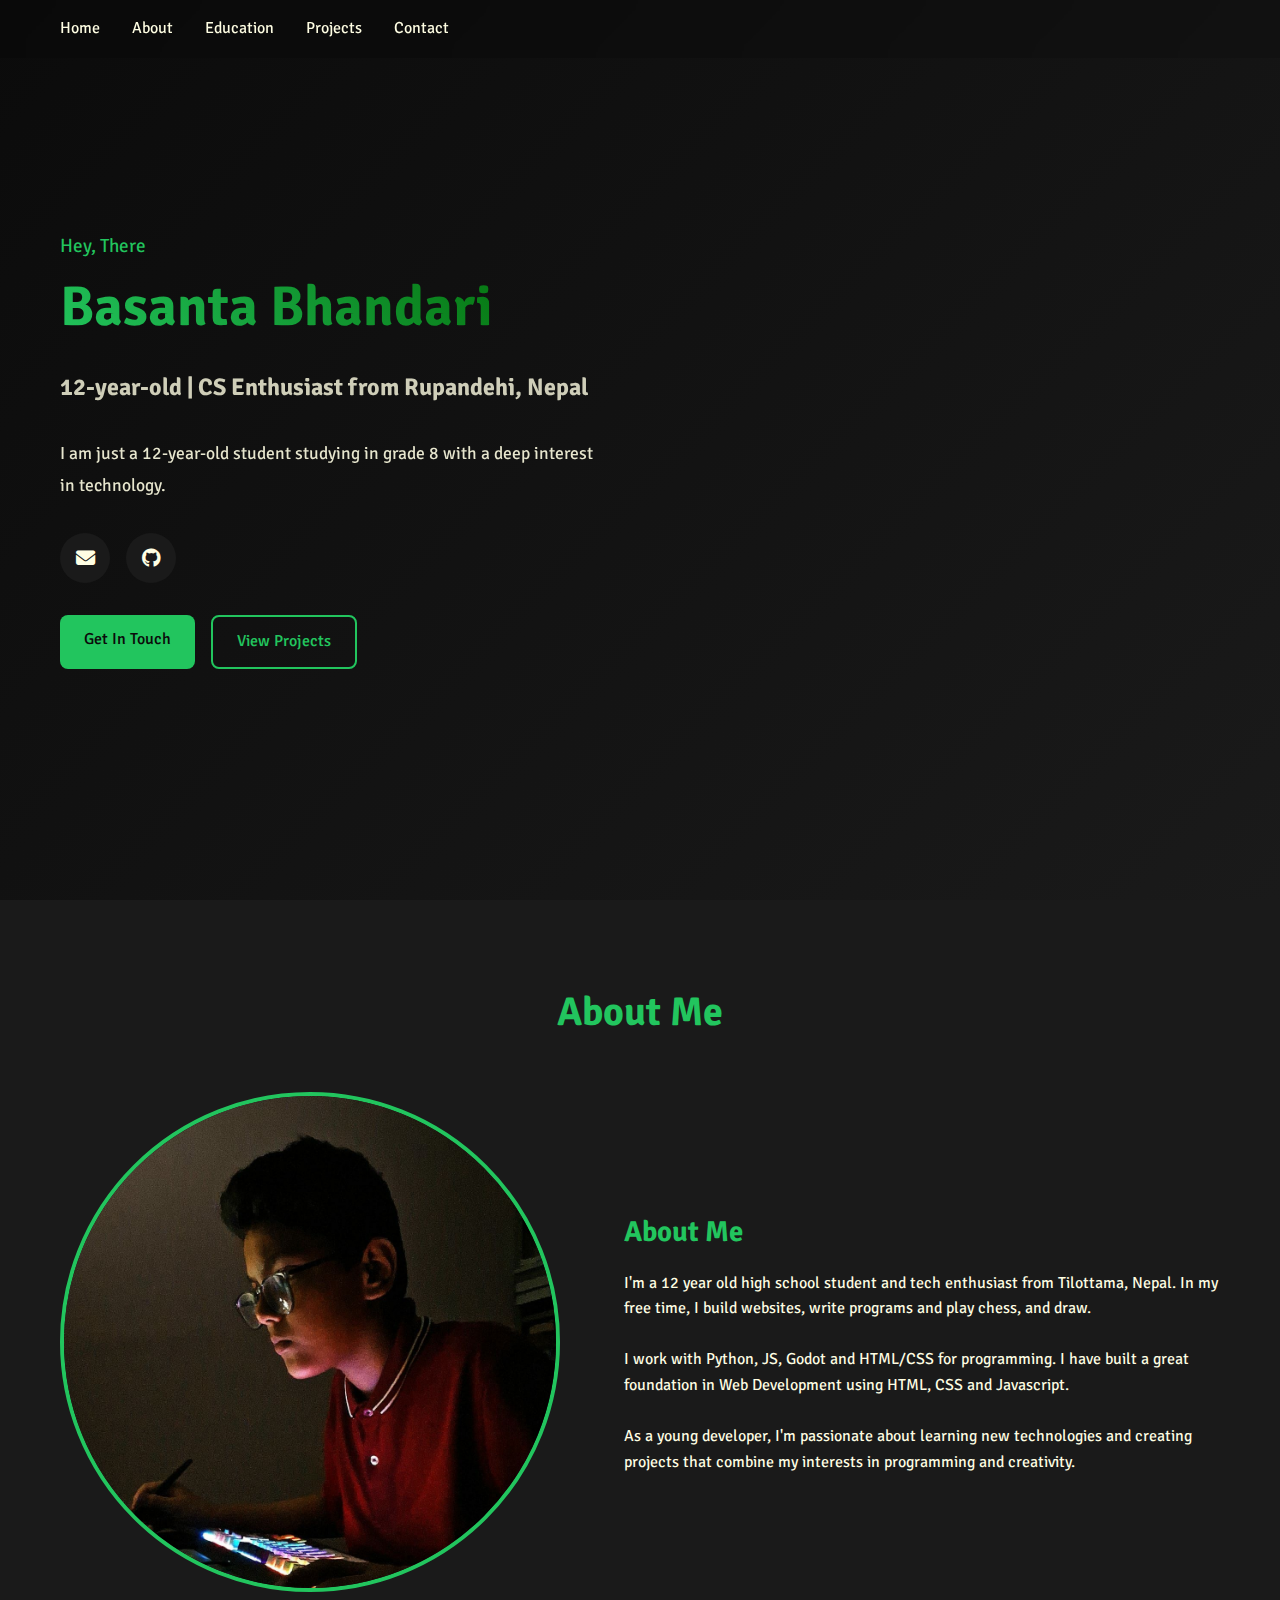
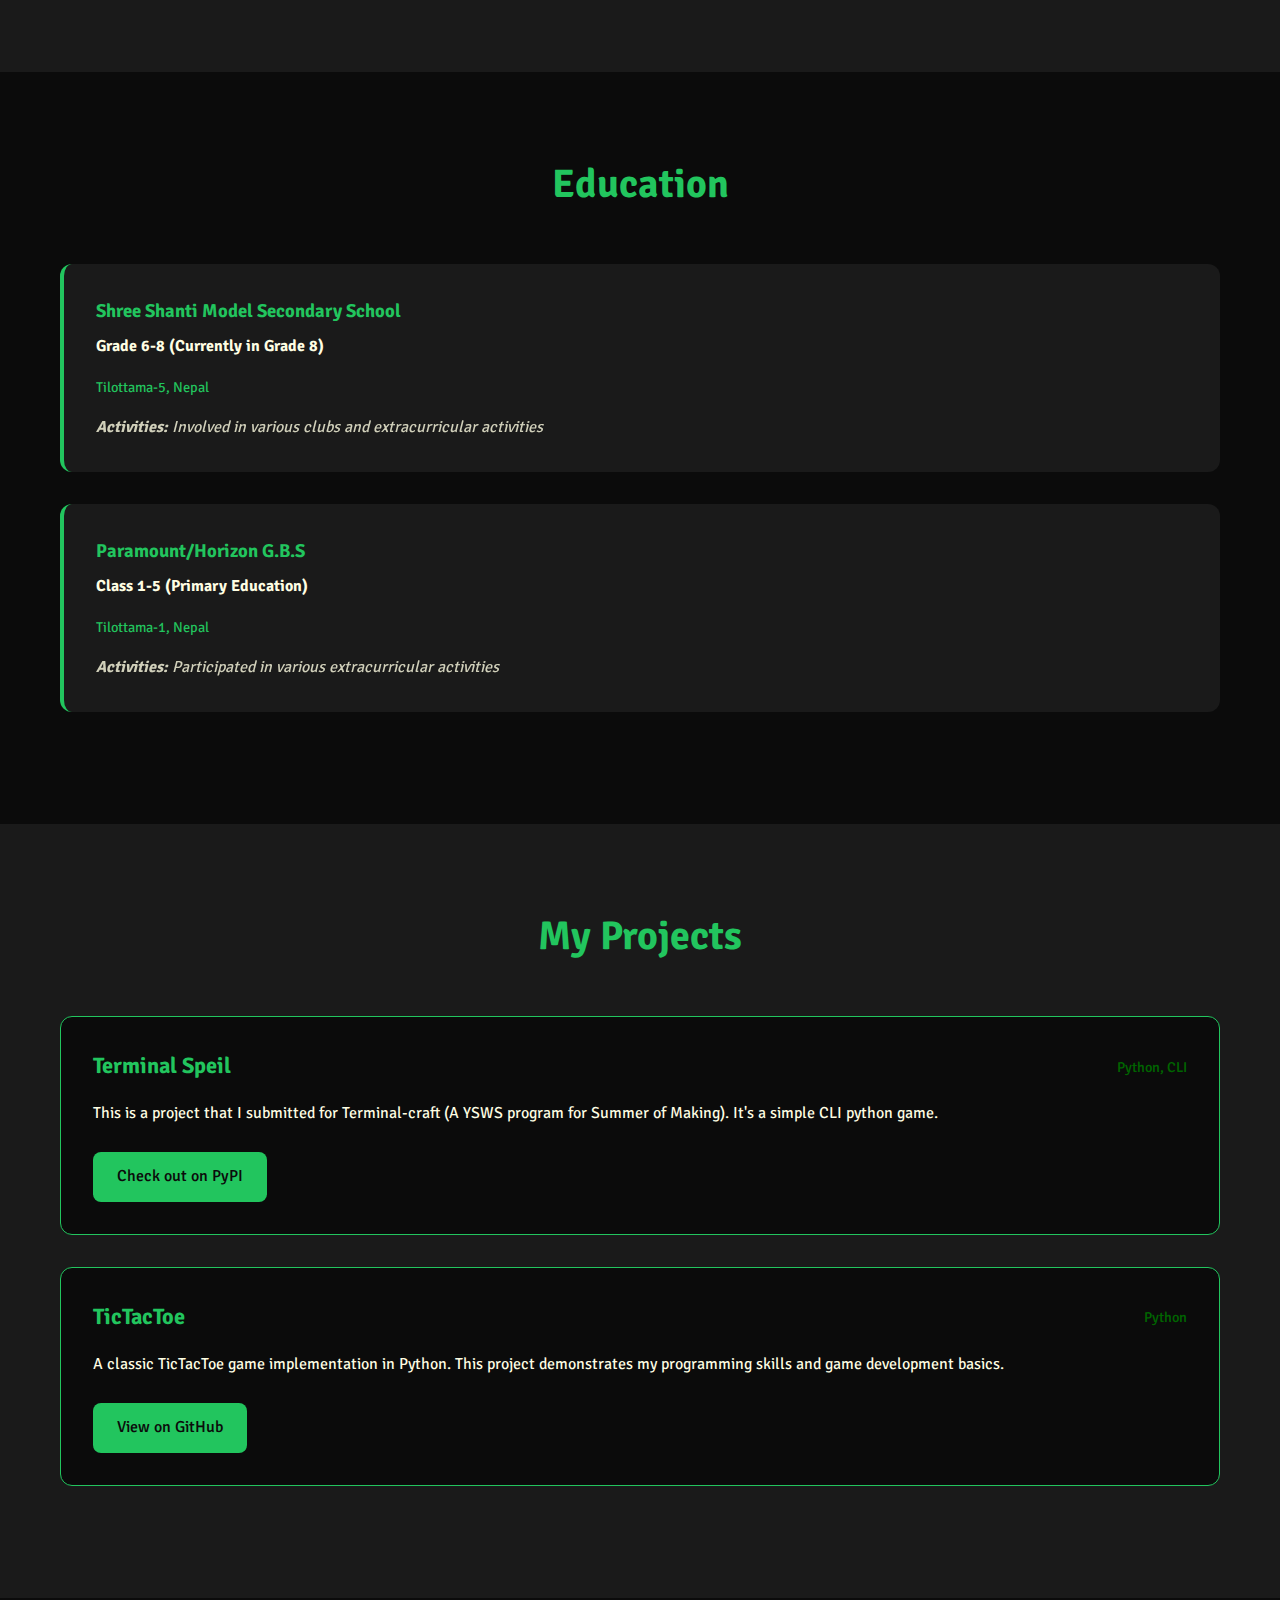
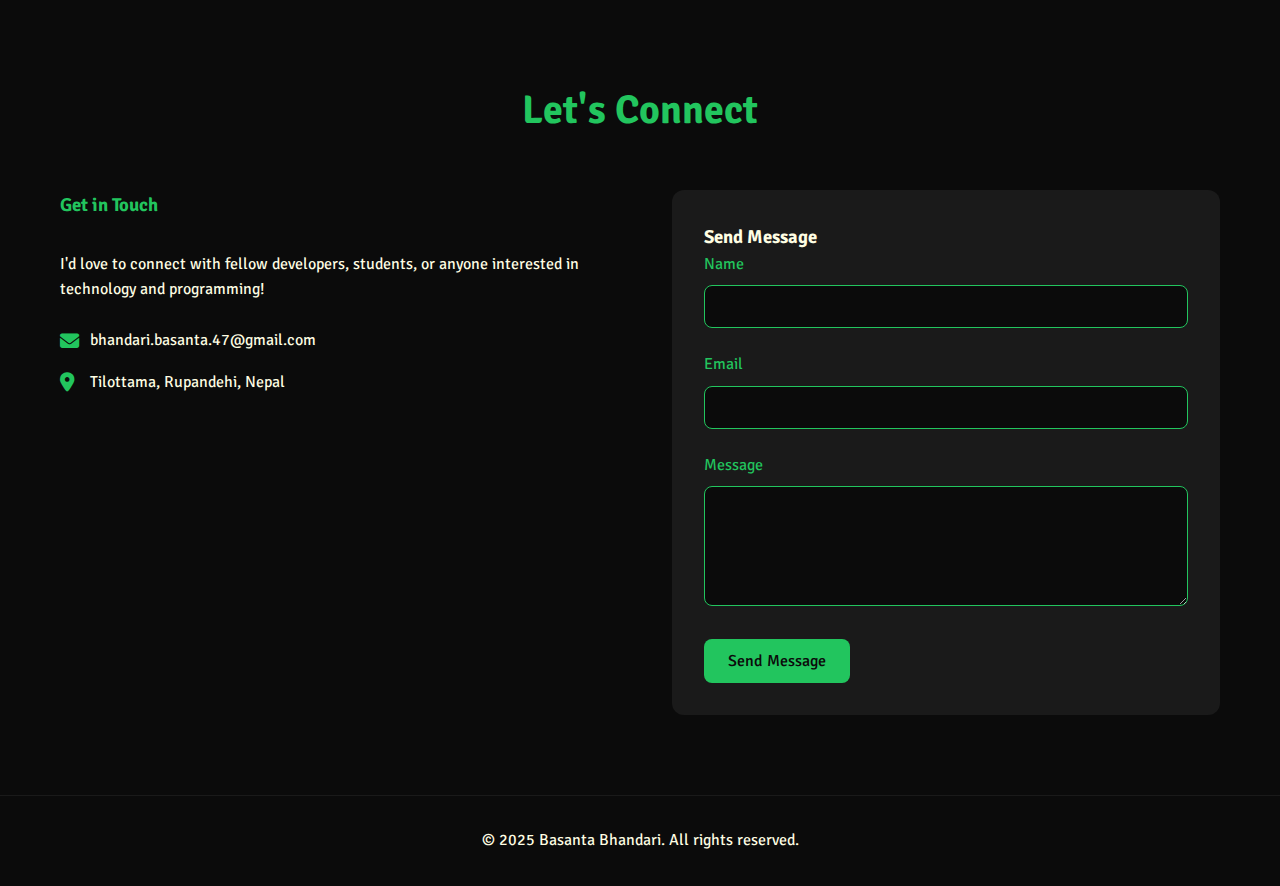
<file: cv/resume.html>
<!DOCTYPE html>
<html lang="en" class="dark-theme">
<head>
    <meta charset="UTF-8">
    <meta name="viewport" content="width=device-width, initial-scale=1.0">
    <title>Basanta Bhandari - Computer Science Enthusiast</title>
    <link href="https://fonts.googleapis.com/css2?family=Signika+Negative:wght@300;400;500;600;700&display=swap" rel="stylesheet">
    <link rel="stylesheet" href="https://cdnjs.cloudflare.com/ajax/libs/font-awesome/6.4.0/css/all.min.css">
    <style>
        :root {
            --color-bg: #0b0b0b;
            --color-text: rgb(255, 254, 227);
            --color-primary: rgb(0, 100, 0);
            --color-secondary: #1a1a1a;
            --color-accent: rgb(34, 197, 94);
            --color-minimal: var(--color-accent);
            --color-icons: #ffffff;
            --nav-bg: rgba(0, 0, 0, 0.15);
        }

        * {
            box-sizing: border-box;
            margin: 0;
            padding: 0;
            font-family: "Signika Negative", sans-serif;
            color: var(--color-text);
        }

        body {
            background-color: var(--color-bg);
            line-height: 1.6;
            overflow-x: hidden;
        }

        .container {
            max-width: 1200px;
            margin: 0 auto;
            padding: 0 20px;
        }

        /* Navigation */
        nav {
            position: fixed;
            top: 0;
            width: 100%;
            background: var(--nav-bg);
            backdrop-filter: blur(10px);
            z-index: 1000;
            padding: 1rem 0;
        }

        .nav-container {
            display: flex;
            justify-content: space-between;
            align-items: center;
        }

        

        .desktop-menu {
            display: flex;
            list-style: none;
            gap: 2rem;
        }

        .desktop-menu a {
            text-decoration: none;
            color: var(--color-text);
            transition: color 0.3s ease;
        }

        .desktop-menu a:hover {
            color: var(--color-accent);
        }

        /* Hero Section */
        .hero {
            min-height: 100vh;
            display: flex;
            align-items: center;
            background: linear-gradient(135deg, var(--color-bg) 0%, var(--color-secondary) 100%);
        }

        .hero-content {
            display: grid;
            grid-template-columns: 1fr 1fr;
            gap: 4rem;
            align-items: center;
        }

        .hero-text h1 {
            font-size: 3.5rem;
            font-weight: 700;
            margin-bottom: 1rem;
            background: linear-gradient(45deg, var(--color-accent), var(--color-primary));
            -webkit-background-clip: text;
            -webkit-text-fill-color: transparent;
            background-clip: text;
        }

        .hero-text .hey {
            color: var(--color-accent);
            font-size: 1.2rem;
            font-weight: 400;
        }

        .hero-text h2 {
            font-size: 1.5rem;
            margin-bottom: 2rem;
            color: var(--color-text);
            opacity: 0.8;
        }

        .hero-text p {
            font-size: 1.1rem;
            line-height: 1.8;
            margin-bottom: 2rem;
            opacity: 0.9;
        }

        .social-links {
            display: flex;
            gap: 1rem;
            margin-bottom: 2rem;
        }

        .social-links a {
            display: inline-flex;
            align-items: center;
            justify-content: center;
            width: 50px;
            height: 50px;
            background: var(--color-secondary);
            border-radius: 50%;
            color: var(--color-text);
            font-size: 1.2rem;
            text-decoration: none;
            transition: all 0.3s ease;
        }

        .social-links a:hover {
            background: var(--color-accent);
            transform: translateY(-3px);
        }

        .cta-buttons {
            display: flex;
            gap: 1rem;
        }

        .btn {
            padding: 12px 24px;
            border: none;
            border-radius: 8px;
            font-size: 1rem;
            font-weight: 500;
            cursor: pointer;
            transition: all 0.3s ease;
            text-decoration: none;
            display: inline-block;
        }

        .btn-primary {
            background: var(--color-accent);
            color: var(--color-bg);
        }

        .btn-secondary {
            background: transparent;
            color: var(--color-accent);
            border: 2px solid var(--color-accent);
        }

        .btn:hover {
            transform: translateY(-2px);
        }

        /* About Section */
        .about {
            padding: 5rem 0;
            background: var(--color-secondary);
        }

        .section-title {
            font-size: 2.5rem;
            text-align: center;
            margin-bottom: 3rem;
            color: var(--color-accent);
        }

        .about-content {
            display: grid;
            grid-template-columns: 1fr 2fr;
            gap: 4rem;
            align-items: center;
        }

        .about-image {
            text-align: center;
        }

        .about-image img {
            width: 300px;
            height: 300px;
            border-radius: 50%;
            object-fit: cover;
            border: 4px solid var(--color-accent);
        }

        .about-text h3 {
            font-size: 1.8rem;
            margin-bottom: 1rem;
            color: var(--color-accent);
        }

        /* Education Section */
        .education {
            padding: 5rem 0;
        }

        .education-card {
            background: var(--color-secondary);
            padding: 2rem;
            border-radius: 12px;
            border-left: 4px solid var(--color-accent);
            margin-bottom: 2rem;
        }

        .education-card h3 {
            color: var(--color-accent);
            margin-bottom: 0.5rem;
        }

        .education-card h4 {
            color: var(--color-text);
            margin-bottom: 1rem;
        }

        .education-card .location {
            color: var(--color-accent);
            font-size: 0.9rem;
            margin-bottom: 1rem;
        }

        .courses {
            margin-bottom: 1rem;
        }

        .activities {
            font-style: italic;
            opacity: 0.8;
        }

        /* Projects Section */
        .projects {
            padding: 5rem 0;
            background: var(--color-secondary);
        }

        .project-card {
            background: var(--color-bg);
            padding: 2rem;
            border-radius: 12px;
            margin-bottom: 2rem;
            border: 1px solid var(--color-accent);
        }

        .project-header {
            display: flex;
            justify-content: space-between;
            align-items: center;
            margin-bottom: 1rem;
        }

        .project-header h3 {
            color: var(--color-accent);
            font-size: 1.4rem;
        }

        .tech-stack {
            color: var(--color-primary);
            font-size: 0.9rem;
            font-weight: 500;
        }

        /* Contact Section */
        .contact {
            padding: 5rem 0;
        }

        .contact-content {
            display: grid;
            grid-template-columns: 1fr 1fr;
            gap: 4rem;
        }

        .contact-info h3 {
            color: var(--color-accent);
            margin-bottom: 2rem;
        }

        .contact-item {
            display: flex;
            align-items: center;
            margin-bottom: 1rem;
        }

        .contact-item i {
            color: var(--color-accent);
            width: 30px;
            font-size: 1.2rem;
        }

        .contact-form {
            background: var(--color-secondary);
            padding: 2rem;
            border-radius: 12px;
        }

        .form-group {
            margin-bottom: 1.5rem;
        }

        .form-group label {
            display: block;
            margin-bottom: 0.5rem;
            color: var(--color-accent);
        }

        .form-group input,
        .form-group textarea {
            width: 100%;
            padding: 12px;
            background: var(--color-bg);
            border: 1px solid var(--color-accent);
            border-radius: 8px;
            color: var(--color-text);
        }

        .form-group textarea {
            height: 120px;
            resize: vertical;
        }

        /* Footer */
        .footer {
            background: var(--color-bg);
            padding: 2rem 0;
            text-align: center;
            border-top: 1px solid var(--color-secondary);
        }

        /* Responsive Design */
        @media (max-width: 768px) {
            .hero-content,
            .about-content,
            .contact-content {
                grid-template-columns: 1fr;
                gap: 2rem;
            }

            .hero-text h1 {
                font-size: 2.5rem;
            }

            .desktop-menu {
                display: none;
            }

            .cta-buttons {
                flex-direction: column;
            }
        }

        /* Animations */
        @keyframes fadeInUp {
            from {
                opacity: 0;
                transform: translateY(30px);
            }
            to {
                opacity: 1;
                transform: translateY(0);
            }
        }

        .animate-fade-in {
            animation: fadeInUp 0.8s ease forwards;
        }
    </style>
</head>
<body>
    <!-- Navigation -->
    <nav>
        <div class="container">
            <div class="nav-container">
                <ul class="desktop-menu">
                    <li><a href="#home">Home</a></li>
                    <li><a href="#about">About</a></li>
                    <li><a href="#education">Education</a></li>
                    <li><a href="#projects">Projects</a></li>
                    <li><a href="#contact">Contact</a></li>
                </ul>
            </div>
        </div>
    </nav>

    <!-- Hero Section -->
    <section class="hero" id="home">
        <div class="container">
            <div class="hero-content">
                <div class="hero-text">
                    <span class="hey">Hey, There</span>
                    <h1>Basanta Bhandari</h1>
                    <h2>12-year-old | CS Enthusiast from Rupandehi, Nepal</h2>
                    <p>I am just a 12-year-old student studying in grade 8 with a deep interest in technology.</p>
                    
                    <div class="social-links">
                        <a href="mailto:bhandari.basanta.47@gmail.com" target="_blank" title="Email">
                            <i class="fas fa-envelope"></i>
                        </a>
                        <a href="https://github.com/basanta-bhandari" target="_blank" title="GitHub">
                            <i class="fab fa-github"></i>
                        </a>
                    </div>

                    <div class="cta-buttons">
                        <a href="#contact" class="btn btn-primary">Get In Touch</a>
                        <a href="#projects" class="btn btn-secondary">View Projects</a>
                    </div>
                </div>
                <div class="hero-image">
                    <!-- Placeholder for profile image -->
                </div>
            </div>
        </div>
    </section>

    <!-- About Section -->
    <section class="about" id="about">
        <div class="container">
            <h2 class="section-title">About Me</h2>
            <div class="about-content">
                <div class="about-image">
                    <img style="width: 500px;
    height: 500px;
    border-radius: 50%;
    display: flex;
    align-items: center;
    justify-content: center;
    margin: 0 auto;" src="../images/pfp.jpg"alt="BB">
                </div>
                <div class="about-text">
                    <h3>About Me</h3>
                    <p>I'm a 12 year old high school student and tech enthusiast from Tilottama, Nepal. In my free time, I build websites, write programs and play chess, and draw.</p>
                    <br>
                    <p>I work with Python, JS, Godot and HTML/CSS for programming. I have built a great foundation in Web Development using HTML, CSS and Javascript.</p>
                    <br>
                    <p>As a young developer, I'm passionate about learning new technologies and creating projects that combine my interests in programming and creativity.</p>
                </div>
            </div>
        </div>
    </section>

    <!-- Education Section -->
    <section class="education" id="education">
        <div class="container">
            <h2 class="section-title">Education</h2>
            
            <div class="education-card">
                <h3>Shree Shanti Model Secondary School</h3>
                <h4>Grade 6-8 (Currently in Grade 8)</h4>
                <div class="location">Tilottama-5, Nepal</div>
                <div class="activities">
                    <strong>Activities:</strong> Involved in various clubs and extracurricular activities
                </div>
            </div>
            
            <div class="education-card">
                <h3>Paramount/Horizon G.B.S</h3>
                <h4>Class 1-5 (Primary Education)</h4>
                <div class="location">Tilottama-1, Nepal</div>
                <div class="activities">
                    <strong>Activities:</strong> Participated in various extracurricular activities
                </div>
            </div>
        </div>
    </section>

    <!-- Projects Section -->
    <section class="projects" id="projects">
        <div class="container">
            <h2 class="section-title">My Projects</h2>
            
            <div class="project-card">
                <div class="project-header">
                    <h3>Terminal Speil</h3>
                    <div class="tech-stack">Python, CLI</div>
                </div>
                <p>This is a project that I submitted for Terminal-craft (A YSWS program for Summer of Making). It's a simple CLI python game.</p>
                <br>
                <a href="https://pypi.org/project/Terminal-Speil-B1/" class="btn btn-primary" target="_blank">Check out on PyPI</a>
            </div>

            <div class="project-card">
                <div class="project-header">
                    <h3>TicTacToe</h3>
                    <div class="tech-stack">Python</div>
                </div>
                <p>A classic TicTacToe game implementation in Python. This project demonstrates my programming skills and game development basics.</p>
                <br>
                <a href="https://github.com/basanta-bhandari/TicTacToe" class="btn btn-primary" target="_blank">View on GitHub</a>
            </div>
        </div>
    </section>

    <!-- Contact Section -->
    <section class="contact" id="contact">
        <div class="container">
            <h2 class="section-title">Let's Connect</h2>
            
            <div class="contact-content">
                <div class="contact-info">
                    <h3>Get in Touch</h3>
                    <p>I'd love to connect with fellow developers, students, or anyone interested in technology and programming!</p>
                    <br>
                    
                    <div class="contact-item">
                        <i class="fas fa-envelope"></i>
                        <span>bhandari.basanta.47@gmail.com</span>
                    </div>
                    
                    <div class="contact-item">
                        <i class="fas fa-map-marker-alt"></i>
                        <span>Tilottama, Rupandehi, Nepal</span>
                    </div>
                </div>

                <form class="contact-form">
                    <h3>Send Message</h3>
                    
                    <div class="form-group">
                        <label for="name">Name</label>
                        <input type="text" id="name" name="name" required>
                    </div>
                    
                    <div class="form-group">
                        <label for="email">Email</label>
                        <input type="email" id="email" name="email" required>
                    </div>
                    
                    <div class="form-group">
                        <label for="message">Message</label>
                        <textarea id="message" name="message" required></textarea>
                    </div>
                    
                    <button type="submit" class="btn btn-primary">Send Message</button>
                </form>
            </div>
        </div>
    </section>

    <!-- Footer -->
    <footer class="footer">
        <div class="container">
            <p>&copy; 2025 Basanta Bhandari. All rights reserved.</p>
        </div>
    </footer>

    <script>
        // Smooth scrolling for navigation links
        document.querySelectorAll('a[href^="#"]').forEach(anchor => {
            anchor.addEventListener('click', function (e) {
                e.preventDefault();
                const target = document.querySelector(this.getAttribute('href'));
                if (target) {
                    target.scrollIntoView({
                        behavior: 'smooth',
                        block: 'start'
                    });
                }
            });
        });

        // Form submission handler
        document.querySelector('.contact-form').addEventListener('submit', function(e) {
            e.preventDefault();
            alert('Thank you for your message! I will get back to you soon.');
            this.reset();
        });

        // Add animation classes on scroll
        const observerOptions = {
            threshold: 0.1,
            rootMargin: '0px 0px -50px 0px'
        };

        const observer = new IntersectionObserver(function(entries) {
            entries.forEach(entry => {
                if (entry.isIntersecting) {
                    entry.target.classList.add('animate-fade-in');
                }
            });
        }, observerOptions);

        // Observe all sections
        document.querySelectorAll('section').forEach(section => {
            observer.observe(section);
        });
    </script>
</body>
</html>
</file>
<file: styles.css>
* {
    margin: 0;
    padding: 0;
    box-sizing: border-box;
}

body {
    font-family: 'Segoe UI', Tahoma, Geneva, Verdana, sans-serif;
    line-height: 1.6;
    color: #333;
    background: linear-gradient(135deg, #ea7866 0%, #a29f4b 100%);
    min-height: 100vh;
}

.container {
    max-width: 1200px;
    margin: 0 auto;
    padding: 20px;
}

header {
    text-align: center;
    padding: 60px 0;
    color: white;
}

h1 {
    font-size: 3rem;
    margin-bottom: 10px;
    opacity: 0;
    animation: fadeInUp 1s ease forwards;
}

.subtitle {
    font-size: 1.2rem;
    opacity: 0.9;
    margin-bottom: 30px;
    opacity: 0;
    animation: fadeInUp 1s ease 0.3s forwards;
}

.nav-buttons {
    opacity: 0;
    animation: fadeInUp 1s ease 0.6s forwards;
}

.btn {
    display: inline-block;
    padding: 12px 24px;
    margin: 0 10px;
    background: rgba(255, 255, 255, 0.2);
    color: white;
    text-decoration: none;
    border-radius: 25px;
    backdrop-filter: blur(10px);
    border: 1px solid rgba(255, 255, 255, 0.3);
    transition: all 0.3s ease;
}

.btn:hover {
    background: rgba(255, 255, 255, 0.3);
    transform: translateY(-2px);
    box-shadow: 0 5px 15px rgba(0, 0, 0, 0.2);
}



.profile-pic {
    width: 200px;
    height: 200px;
    border-radius: 50%;
    background: linear-gradient(45deg, #667eea, #764ba2);
    display: flex;
    align-items: center;
    justify-content: center;
    color: white;
    font-size: 4rem;
    margin: 0 auto;
}


@keyframes fadeInUp {
    from {
        opacity: 0;
        transform: translateY(30px);
    }
    to {
        opacity: 1;
        transform: translateY(0);
    }
}

@media (max-width: 768px) {
    .container {
        padding: 10px;
    }
    
    h1 {
        font-size: 2rem;
    }
    
    .about-content {
        grid-template-columns: 1fr;
        text-align: center;
    }
    
    section {
        padding: 40px 20px;
    }
    
    .btn {
        display: block;
        margin: 10px 0;
    }
}
</file>
